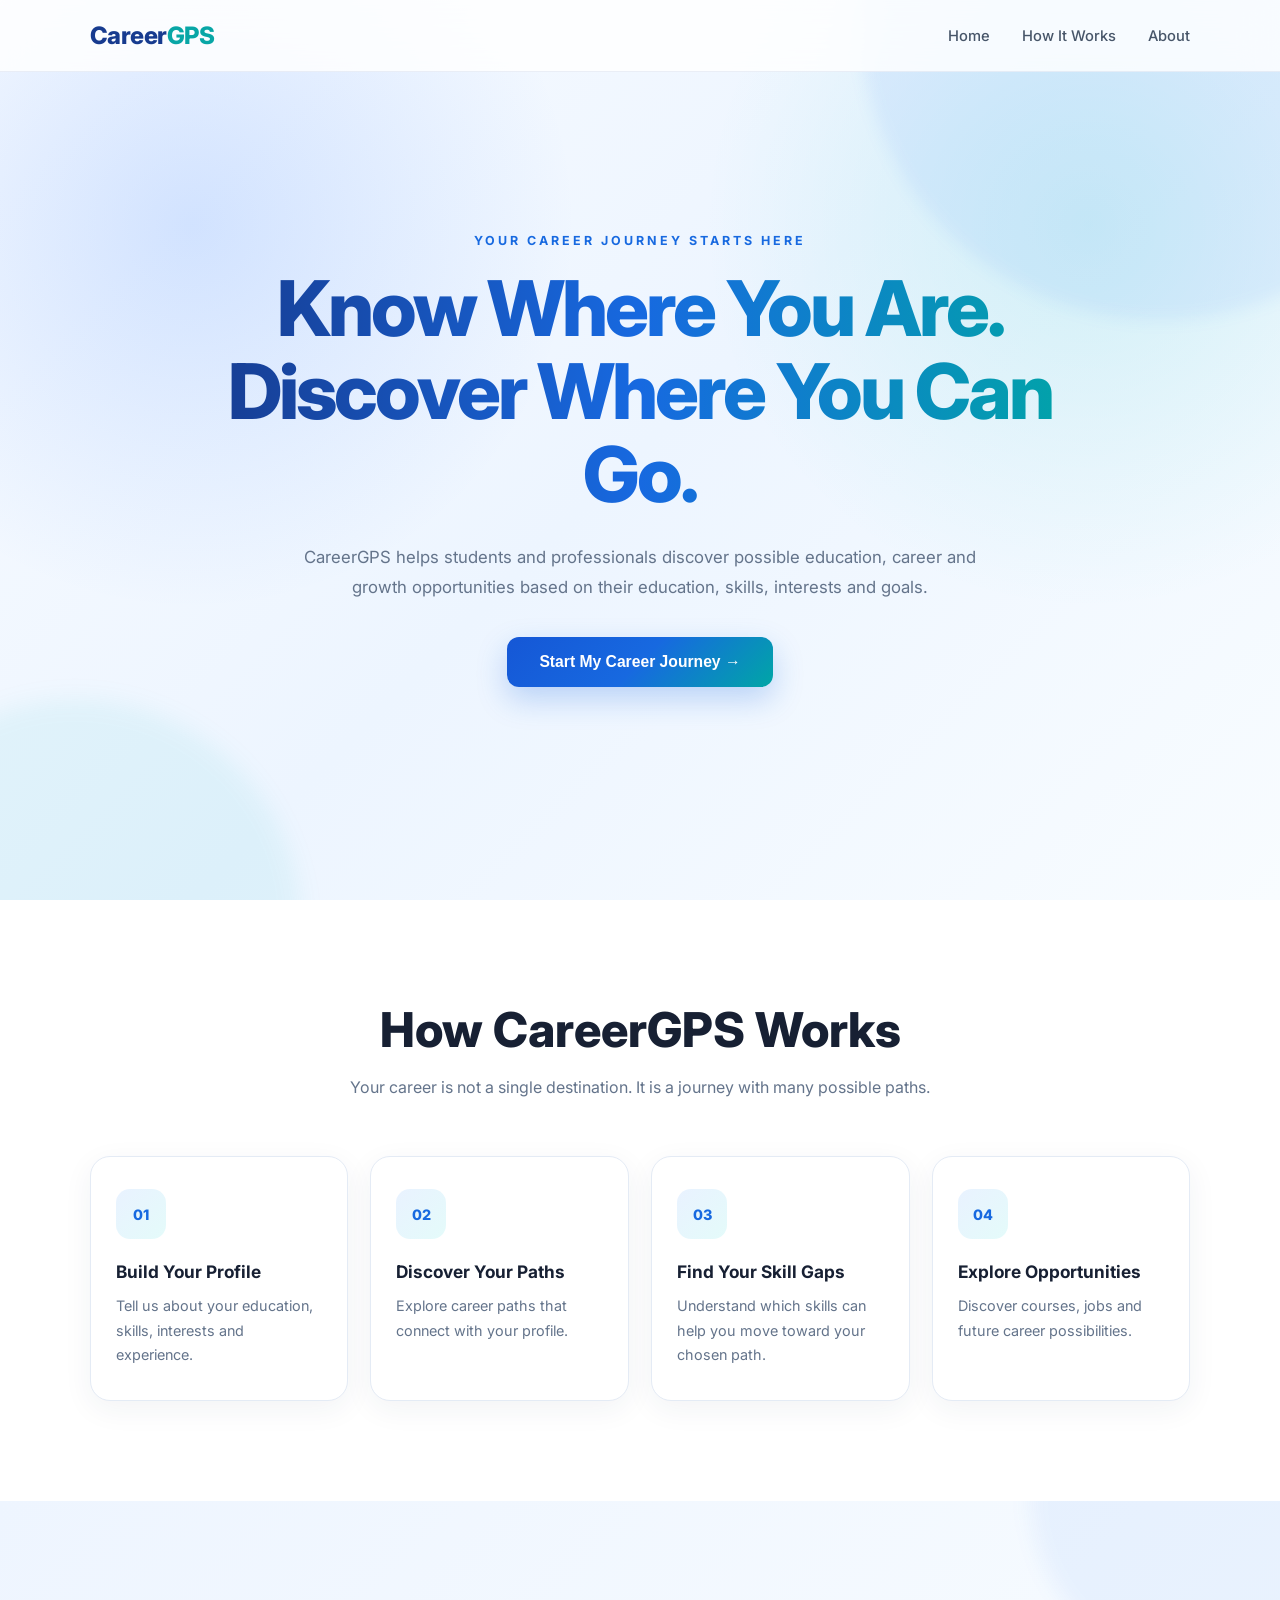
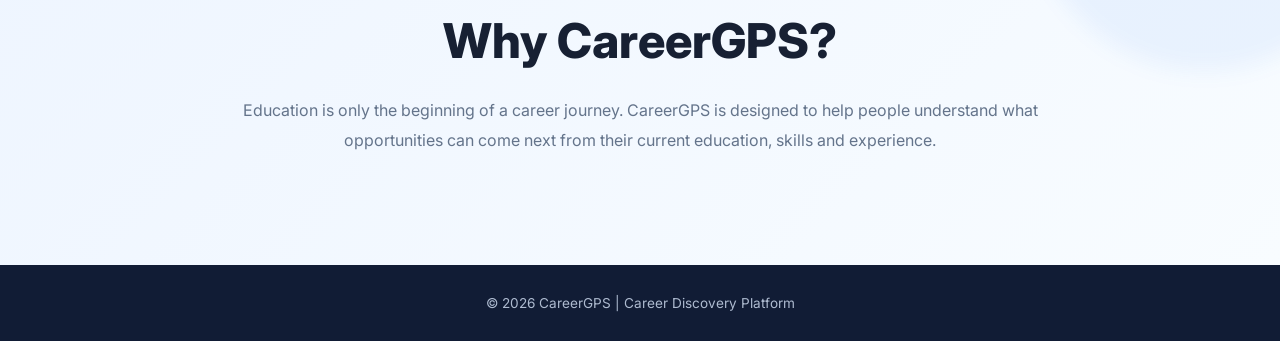
<file: index.html>
<!DOCTYPE html>
<html lang="en">

<head>
    <meta charset="UTF-8">
    <meta name="viewport" content="width=device-width, initial-scale=1.0">

    <title>CareerGPS - Discover Your Career Path</title>

    <link rel="stylesheet" href="style.css">
</head>

<body>

    <!-- Navigation -->

    <header>
        <div class="logo">
            Career<span>GPS</span>
        </div>

        <nav>
            <a href="#home">Home</a>
            <a href="#how">How It Works</a>
            <a href="#about">About</a>
        </nav>
    </header>


    <!-- Hero Section -->

    <section id="home" class="hero">

        <div class="hero-content">

            <p class="small-title">
                YOUR CAREER JOURNEY STARTS HERE
            </p>

            <h1>
                Know Where You Are.
                <br>
                Discover Where You Can Go.
            </h1>

            <p class="description">
                CareerGPS helps students and professionals discover
                possible education, career and growth opportunities
                based on their education, skills, interests and goals.
            </p>

            <button onclick="startJourney()">
                Start My Career Journey →
            </button>

        </div>

    </section>


    <!-- How It Works -->

    <section id="how" class="how-section">

        <h2>How CareerGPS Works</h2>

        <p class="section-description">
            Your career is not a single destination.
            It is a journey with many possible paths.
        </p>


        <div class="steps">

            <div class="step-card">

                <div class="number">01</div>

                <h3>Build Your Profile</h3>

                <p>
                    Tell us about your education,
                    skills, interests and experience.
                </p>

            </div>


            <div class="step-card">

                <div class="number">02</div>

                <h3>Discover Your Paths</h3>

                <p>
                    Explore career paths that connect
                    with your profile.
                </p>

            </div>


            <div class="step-card">

                <div class="number">03</div>

                <h3>Find Your Skill Gaps</h3>

                <p>
                    Understand which skills can help
                    you move toward your chosen path.
                </p>

            </div>


            <div class="step-card">

                <div class="number">04</div>

                <h3>Explore Opportunities</h3>

                <p>
                    Discover courses, jobs and
                    future career possibilities.
                </p>

            </div>

        </div>

    </section>


    <!-- About -->

    <section id="about" class="about-section">

        <h2>Why CareerGPS?</h2>

        <p>
            Education is only the beginning of a career journey.
            CareerGPS is designed to help people understand
            what opportunities can come next from their current
            education, skills and experience.
        </p>

    </section>


    <footer>

        <p>
            © 2026 CareerGPS | Career Discovery Platform
        </p>

    </footer>


    <script src="script.js"></script>

</body>

</html>
</file>
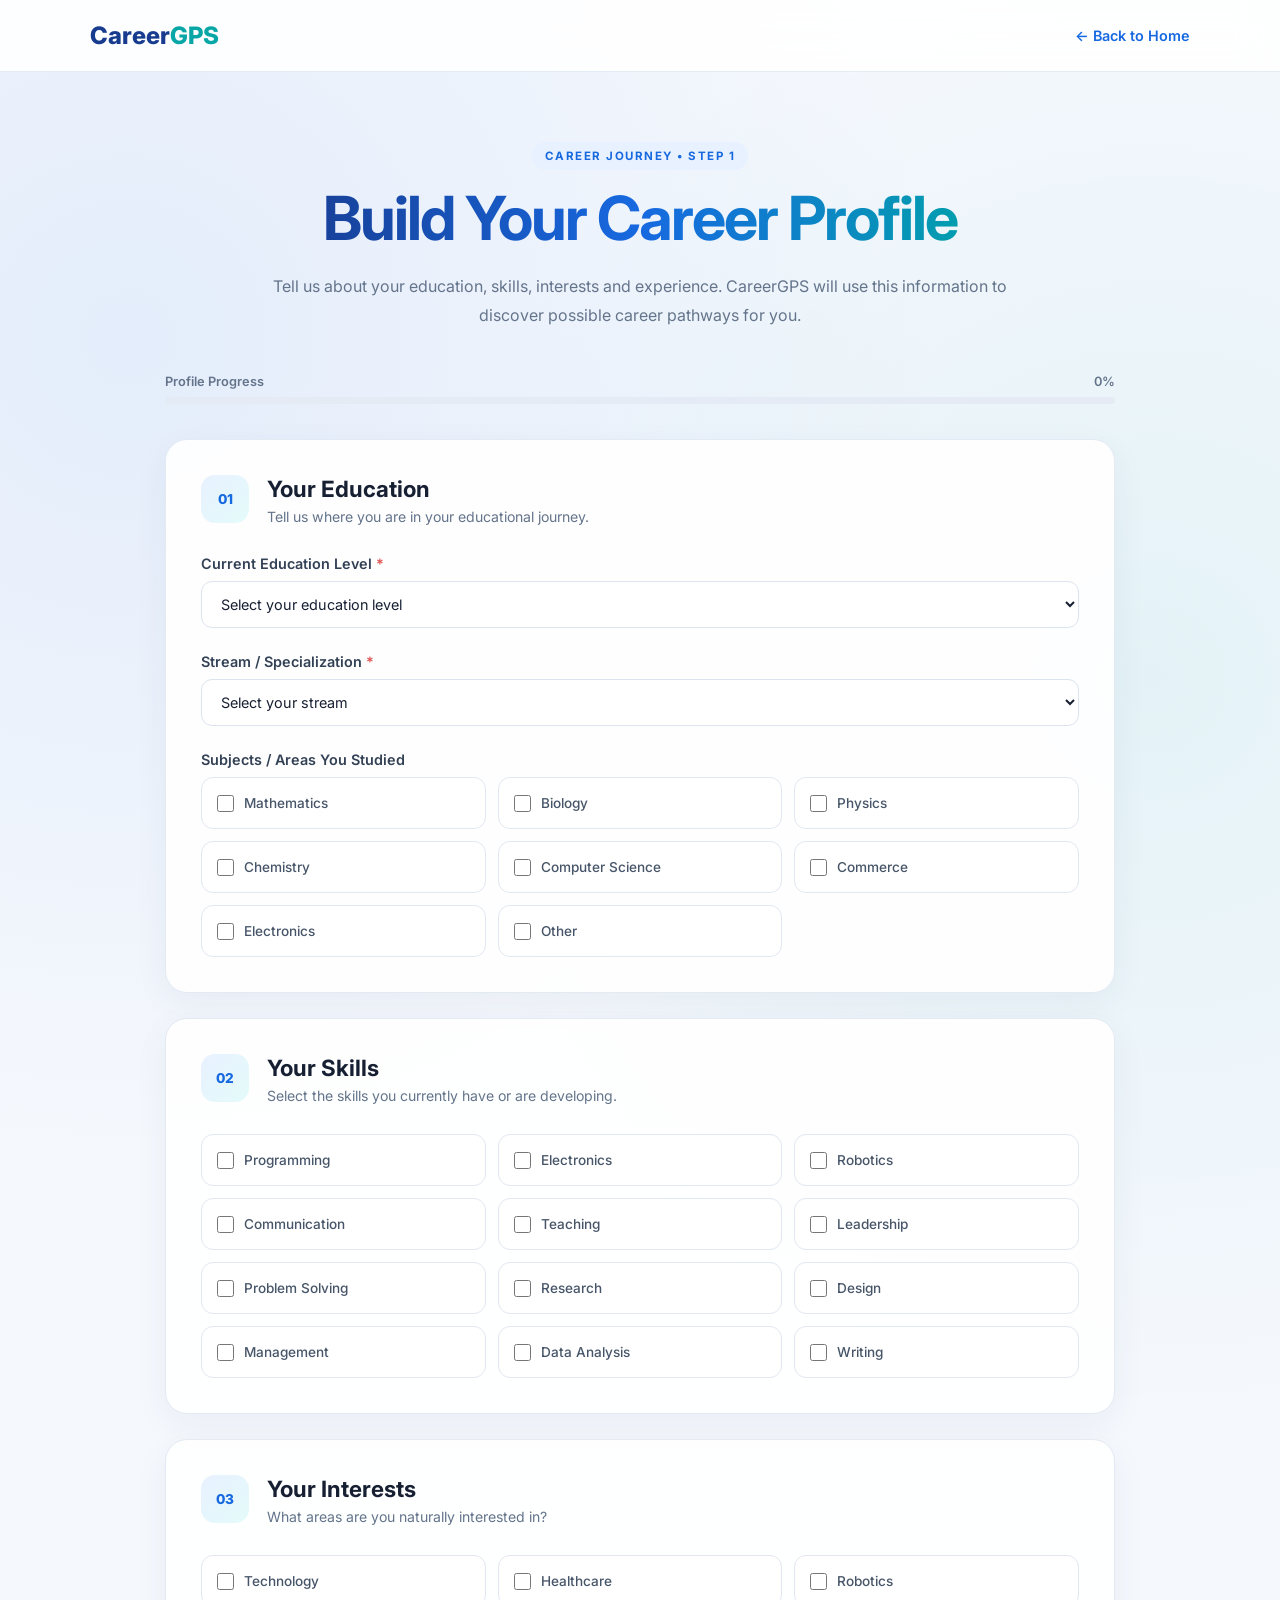
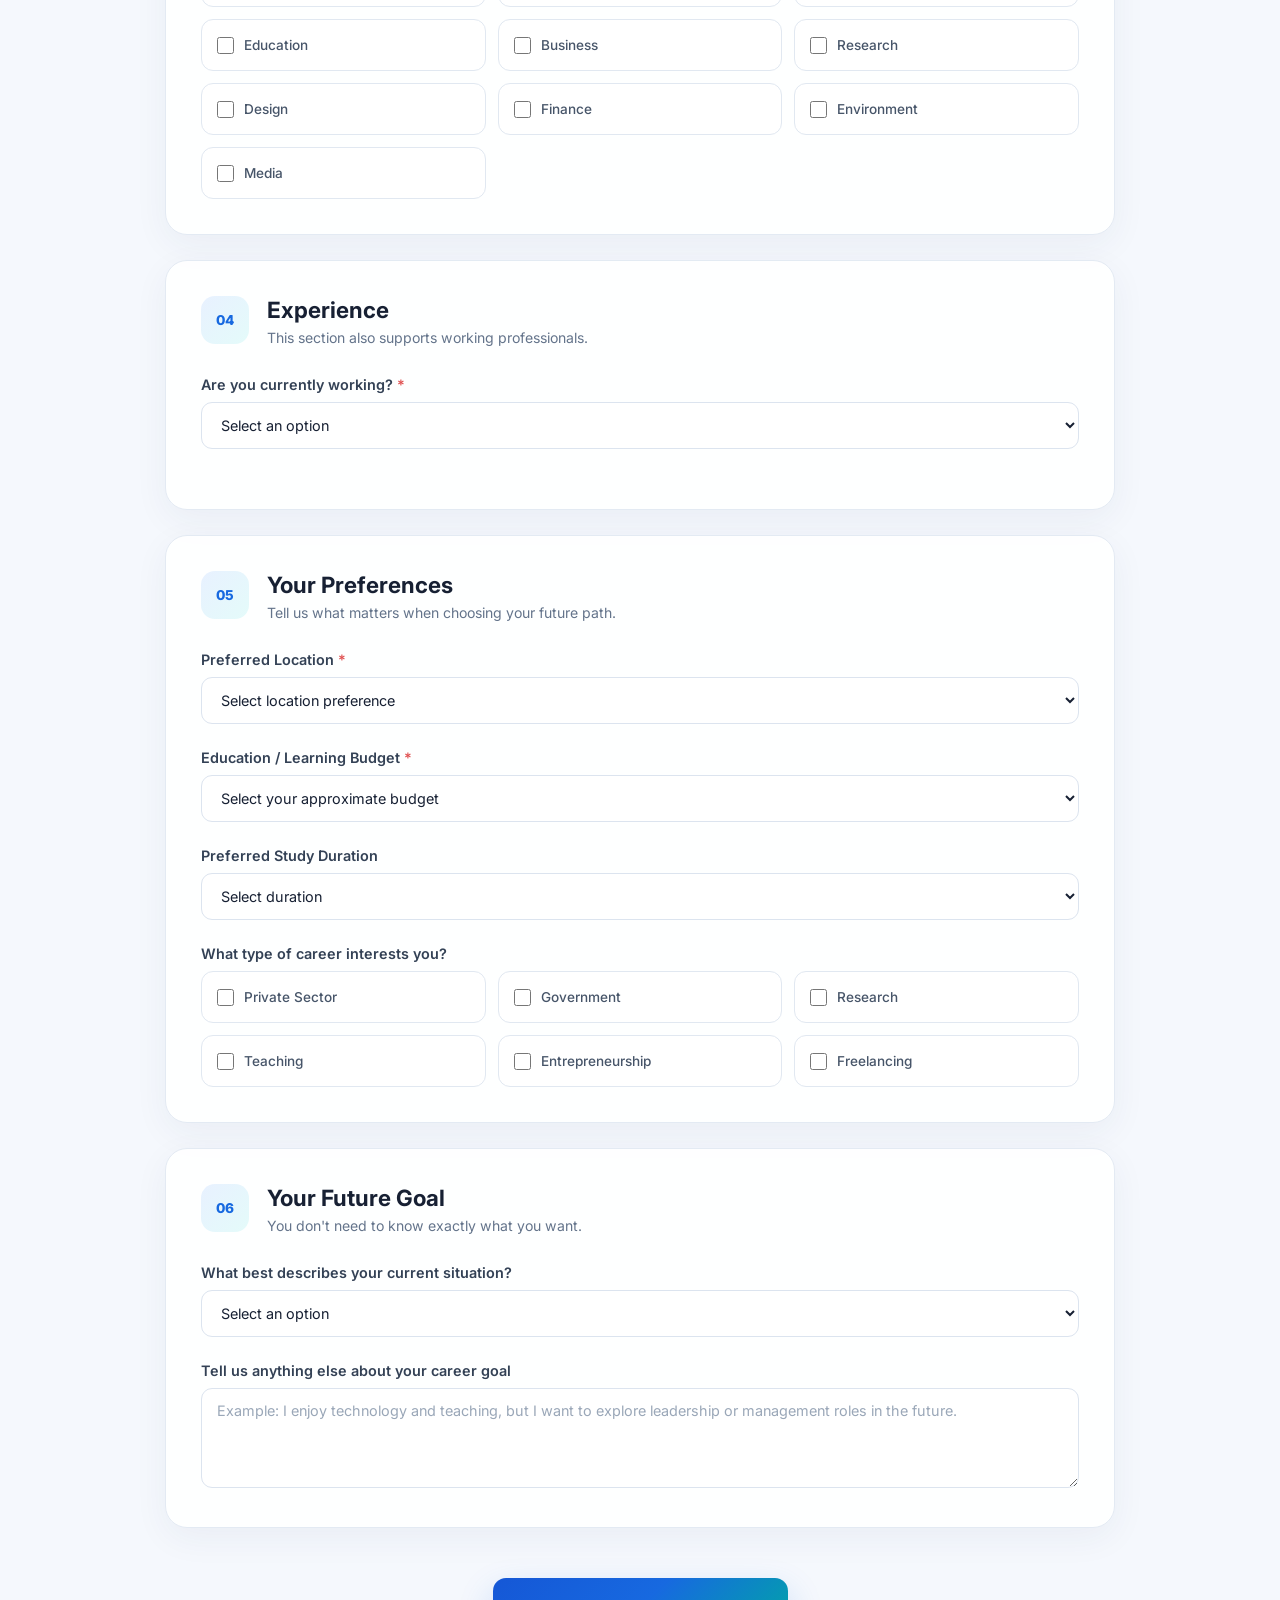
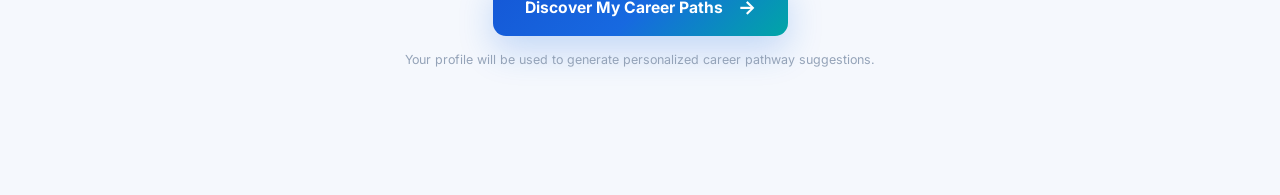
<file: career-details.html>
<!DOCTYPE html>
<html lang="en">

<head>

    <meta charset="UTF-8">

    <meta name="viewport"
          content="width=device-width, initial-scale=1.0">

    <title>CareerGPS - Career Details</title>

    <link rel="stylesheet" href="career-details.css">

</head>


<body>


    <!-- ==============================
         NAVIGATION
    =============================== -->

    <header>

        <div class="logo">
            Career<span>GPS</span>
        </div>

        <button
            class="back-button"
            onclick="goBackToResults()">

            ← Back to Career Paths

        </button>

    </header>



    <!-- ==============================
         MAIN CONTENT
    =============================== -->

    <main class="career-details-container">


        <!-- ==============================
             CAREER HERO
        ============================== -->

        <section class="career-hero">

            <div class="career-icon"
                 id="careerIcon">

                🤖

            </div>


            <div class="career-hero-content">

                <div class="section-label">
                    CAREER PATHWAY
                </div>

                <h1 id="careerName">
                    Career Name
                </h1>

                <p id="careerDescription">
                    Career description will appear here.
                </p>

            </div>

        </section>



        <!-- ==============================
             WHY THIS CAREER
        ============================== -->

        <section class="details-section">

            <div class="section-label">
                WHY THIS PATHWAY?
            </div>

            <h2>
                Why CareerGPS showed you this career
            </h2>

            <p id="careerReason">
                Your profile information connects with
                this career pathway.
            </p>

        </section>



        <!-- ==============================
             CAREER OVERVIEW
        ============================== -->

        <section class="details-section">

            <div class="section-label">
                CAREER OVERVIEW
            </div>

            <h2>
                What does this career involve?
            </h2>

            <p id="careerOverview">
                Career information will appear here.
            </p>

        </section>



        <!-- ==============================
             SKILLS
        ============================== -->

        <section class="skills-grid">


            <!-- Current Skills -->

            <div class="skill-box">

                <div class="section-label">
                    YOU ALREADY HAVE
                </div>

                <h2>
                    Matching Skills
                </h2>

                <div
                    id="currentSkills"
                    class="skill-list">

                </div>

            </div>



            <!-- Skills To Develop -->

            <div class="skill-box">

                <div class="section-label">
                    NEXT TO DEVELOP
                </div>

                <h2>
                    Skills You May Need
                </h2>

                <div
                    id="futureSkills"
                    class="skill-list">

                </div>

            </div>

        </section>



        <!-- ==============================
             SKILL GAP ANALYSIS
        =============================== -->

        <section class="skill-gap-section">

            <div class="section-label">
                SKILL GAP ANALYSIS
            </div>

            <h2>
                Your Career Skill Gap
            </h2>

            <p class="skill-gap-intro">
                CareerGPS compares your current skills with
                the skills commonly associated with this
                career pathway.
            </p>


            <!-- Skill Progress -->

            <div class="skill-progress-card">

                <div class="progress-header">

                    <div>

                        <span class="progress-label">
                            YOUR CURRENT MATCH
                        </span>

                        <h3 id="skillMatchPercentage">
                            0%
                        </h3>

                    </div>


                    <div
                        id="skillMatchMessage"
                        class="progress-message">

                        Calculating your skill match...

                    </div>

                </div>


                <div class="progress-bar">

                    <div
                        id="skillProgressBar"
                        class="progress-fill">

                    </div>

                </div>

            </div>



            <!-- Skill Gap Columns -->

            <div class="skill-gap-grid">


                <!-- Skills You Have -->

                <div class="gap-box">

                    <div class="gap-icon">
                        ✓
                    </div>

                    <div class="section-label">
                        YOU HAVE
                    </div>

                    <h3>
                        Existing Skills
                    </h3>

                    <div
                        id="gapCurrentSkills"
                        class="gap-skill-list">

                    </div>

                </div>



                <!-- Skills To Learn -->

                <div class="gap-box">

                    <div class="gap-icon">
                        +
                    </div>

                    <div class="section-label">
                        BUILD NEXT
                    </div>

                    <h3>
                        Skills To Develop
                    </h3>

                    <div
                        id="gapFutureSkills"
                        class="gap-skill-list">

                    </div>

                </div>

            </div>

        </section>



        <!-- ==============================
             RECOMMENDED LEARNING ROADMAP
        =============================== -->

        <section class="learning-roadmap-section">

            <div class="section-label">
                PERSONALIZED LEARNING
            </div>

            <h2>
                Recommended Learning Roadmap
            </h2>

            <p class="learning-roadmap-intro">
                Based on your current skill gap, CareerGPS
                suggests a learning sequence to help you
                move toward this career pathway.
            </p>


            <!-- ==============================
                 ROADMAP
            =============================== -->

            <div
                id="learningRoadmap"
                class="learning-roadmap">

                <!-- Learning steps will be
                     generated by career-details.js -->

            </div>


            <!-- ==============================
                 NEXT STEP
            =============================== -->

            <div class="learning-next-step">

                <div class="next-step-icon">
                    🚀
                </div>

                <div class="next-step-content">

                    <div class="section-label">
                        RECOMMENDED NEXT STEP
                    </div>

                    <h3 id="recommendedNextSkill">
                        Your next learning step will appear here.
                    </h3>

                    <p id="recommendedNextDescription">
                        CareerGPS will identify the next skill
                        you can focus on based on your current
                        skill gap.
                    </p>

                </div>

            </div>

        </section>



        <!-- ==============================
             ENTRY ROLES
        =============================== -->

        <section class="details-section">

            <div class="section-label">
                GETTING STARTED
            </div>

            <h2>
                Possible Entry-Level Roles
            </h2>

            <div
                id="entryRoles"
                class="role-list">

            </div>

        </section>



        <!-- ==============================
             LEARNING
        ============================== -->

        <section class="details-section">

            <div class="section-label">
                LEARNING PATH
            </div>

            <h2>
                What can you learn next?
            </h2>

            <div
                id="learningOptions"
                class="learning-list">

            </div>

        </section>



        <!-- ==============================
             CAREER JOURNEY
        ============================== -->

        <section class="journey-section">

            <div class="section-label">
                POSSIBLE CAREER JOURNEY
            </div>

            <h2>
                Where could this pathway lead?
            </h2>

            <p>
                Career progression can vary by industry,
                organization, qualifications and experience.
                This is an example pathway to explore.
            </p>


            <div
                id="careerJourney"
                class="career-journey">

            </div>

        </section>



        <!-- ==============================
             ACTION
        =============================== -->

        <section class="action-section">

            <h2>
                Want to explore another pathway?
            </h2>

            <p>
                Go back to your career recommendations
                and explore another possibility.
            </p>

            <button
                onclick="goBackToResults()"
                class="explore-button">

                Explore Other Careers →

            </button>

        </section>


    </main>



    <!-- ==============================
         FOOTER
    =============================== -->

    <footer>

        <p>
            © 2026 CareerGPS | Career Discovery Platform
        </p>

    </footer>



    <!-- ==============================
         JAVASCRIPT
    =============================== -->

    <script src="career-details.js"></script>

</body>

</html>
</file>
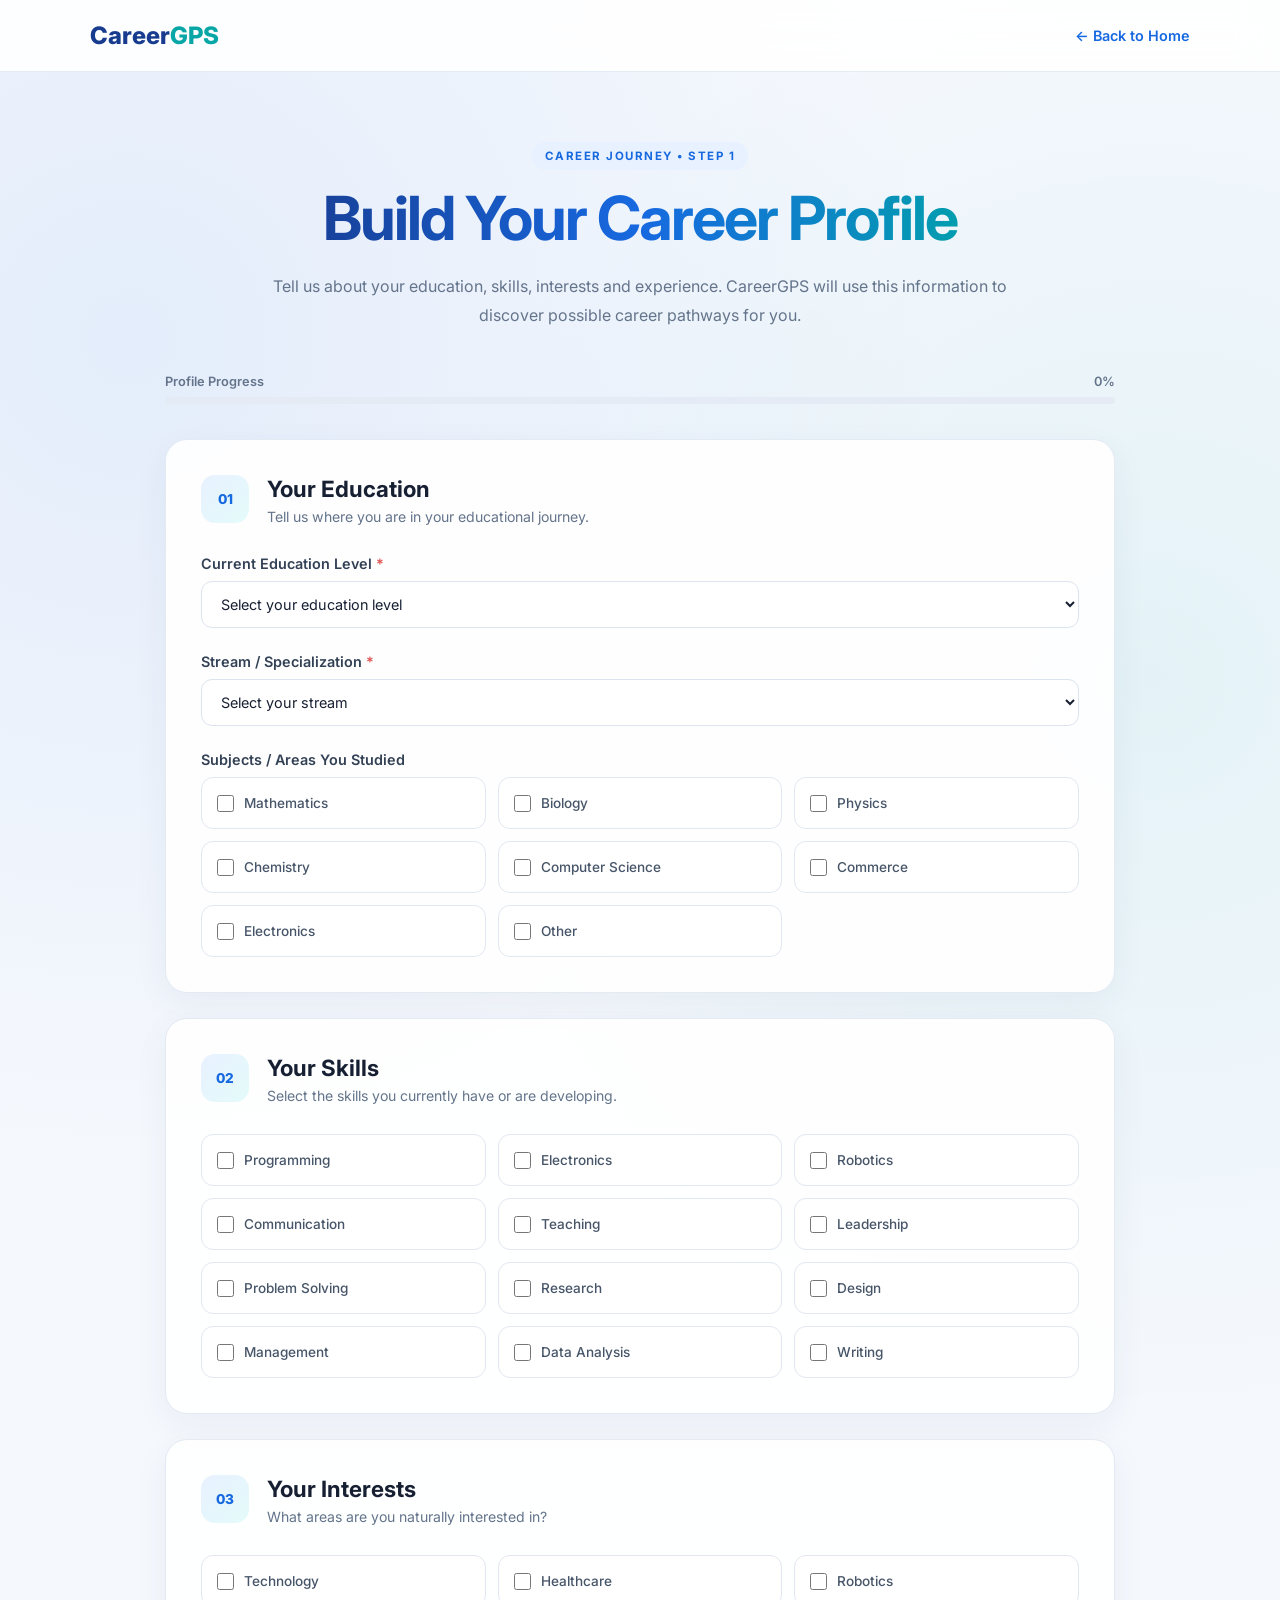
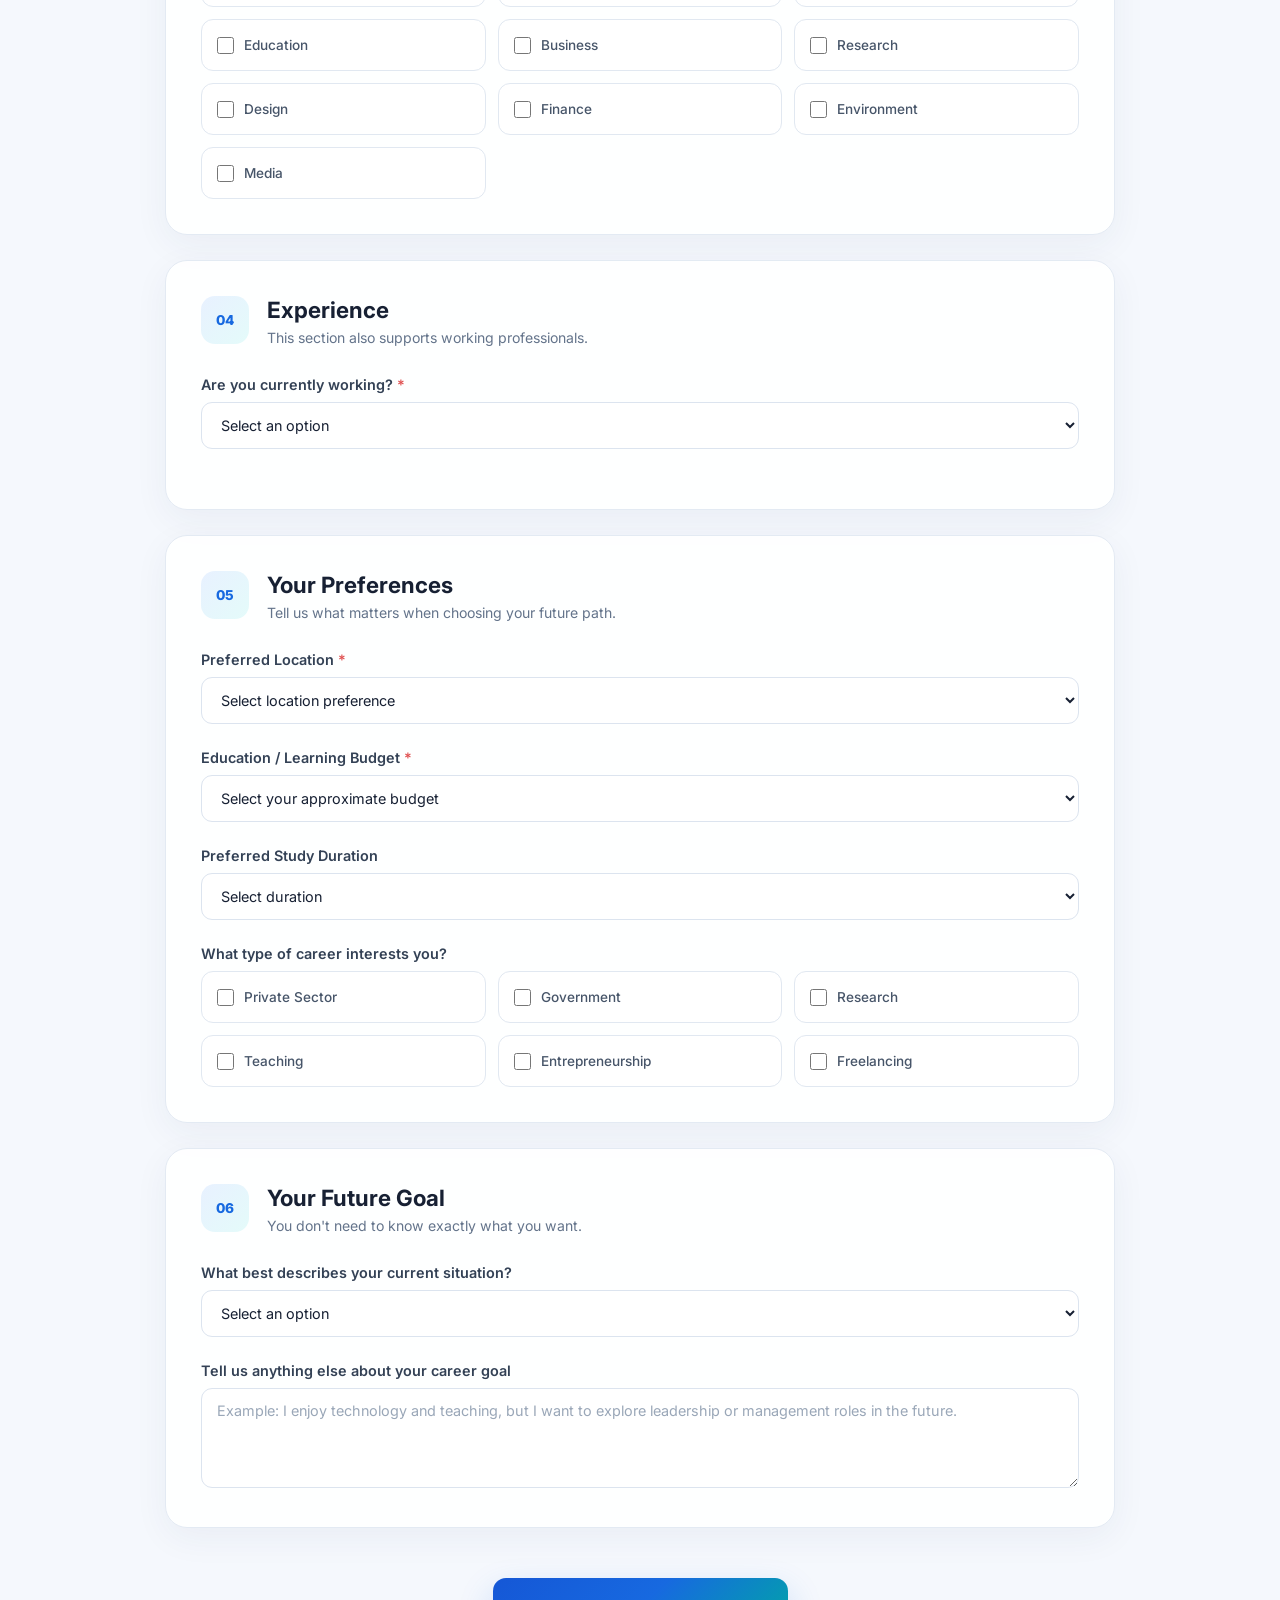
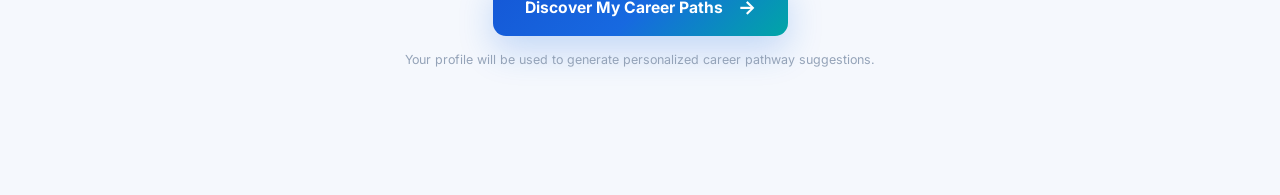
<file: profile.html>
<!DOCTYPE html>
<html lang="en">

<head>

    <meta charset="UTF-8">

    <meta name="viewport"
          content="width=device-width, initial-scale=1.0">

    <title>CareerGPS - Build Your Career Profile</title>

    <link rel="stylesheet" href="profile.css">

</head>


<body>


    <!-- ==============================
         NAVIGATION
    =============================== -->

    <header>

        <div class="logo">
            Career<span>GPS</span>
        </div>

        <a href="index.html" class="back-home">
            ← Back to Home
        </a>

    </header>



    <!-- ==============================
         MAIN PROFILE CONTAINER
    =============================== -->

    <main class="profile-container">


        <!-- Page Heading -->

        <div class="page-heading">

            <div class="step-label">
                CAREER JOURNEY • STEP 1
            </div>

            <h1>
                Build Your Career Profile
            </h1>

            <p>
                Tell us about your education, skills, interests
                and experience. CareerGPS will use this information
                to discover possible career pathways for you.
            </p>

        </div>



        <!-- Progress Bar -->

        <div class="progress-container">

            <div class="progress-info">

                <span>Profile Progress</span>

                <span id="progressText">
                    0%
                </span>

            </div>

            <div class="progress-bar">

                <div id="progressFill"></div>

            </div>

        </div>



        <!-- ==============================
             FORM
        =============================== -->

        <form id="careerForm">


            <!-- =================================
                 SECTION 1 - EDUCATION
            ================================== -->

            <section class="form-section">

                <div class="section-heading">

                    <span class="section-number">
                        01
                    </span>

                    <div>

                        <h2>
                            Your Education
                        </h2>

                        <p>
                            Tell us where you are in your educational journey.
                        </p>

                    </div>

                </div>


                <!-- Education Level -->

                <div class="form-group">

                    <label for="educationLevel">
                        Current Education Level
                        <span>*</span>
                    </label>

                    <select id="educationLevel"
                            name="educationLevel"
                            required>

                        <option value="">
                            Select your education level
                        </option>

                        <option value="10th">
                            10th / Secondary School
                        </option>

                        <option value="plus-two">
                            +2 / Higher Secondary
                        </option>

                        <option value="diploma">
                            Diploma
                        </option>

                        <option value="undergraduate">
                            Undergraduate / Bachelor's Degree
                        </option>

                        <option value="postgraduate">
                            Postgraduate / Master's Degree
                        </option>

                        <option value="phd">
                            PhD / Doctoral
                        </option>

                        <option value="working">
                            Working Professional
                        </option>

                    </select>

                </div>



                <!-- Stream -->

                <div class="form-group">

                    <label for="stream">
                        Stream / Specialization
                        <span>*</span>
                    </label>

                    <select id="stream"
                            name="stream"
                            required>

                        <option value="">
                            Select your stream
                        </option>

                        <option value="bio-maths">
                            +2 Bio-Maths
                        </option>

                        <option value="computer-science">
                            +2 Computer Science
                        </option>

                        <option value="commerce">
                            Commerce
                        </option>

                        <option value="humanities">
                            Humanities / Arts
                        </option>

                        <option value="science">
                            Science
                        </option>

                        <option value="engineering">
                            Engineering
                        </option>

                        <option value="electronics">
                            Electronics
                        </option>

                        <option value="computer-science-degree">
                            Computer Science / IT
                        </option>

                        <option value="business">
                            Business / Management
                        </option>

                        <option value="biology">
                            Biology / Life Science
                        </option>

                        <option value="other">
                            Other
                        </option>

                    </select>

                </div>



                <!-- Subjects -->

                <div class="form-group">

                    <label>
                        Subjects / Areas You Studied
                    </label>

                    <div class="checkbox-grid">

                        <label class="checkbox-card">

                            <input type="checkbox"
                                   name="subjects"
                                   value="Mathematics">

                            <span>
                                Mathematics
                            </span>

                        </label>


                        <label class="checkbox-card">

                            <input type="checkbox"
                                   name="subjects"
                                   value="Biology">

                            <span>
                                Biology
                            </span>

                        </label>


                        <label class="checkbox-card">

                            <input type="checkbox"
                                   name="subjects"
                                   value="Physics">

                            <span>
                                Physics
                            </span>

                        </label>


                        <label class="checkbox-card">

                            <input type="checkbox"
                                   name="subjects"
                                   value="Chemistry">

                            <span>
                                Chemistry
                            </span>

                        </label>


                        <label class="checkbox-card">

                            <input type="checkbox"
                                   name="subjects"
                                   value="Computer Science">

                            <span>
                                Computer Science
                            </span>

                        </label>


                        <label class="checkbox-card">

                            <input type="checkbox"
                                   name="subjects"
                                   value="Commerce">

                            <span>
                                Commerce
                            </span>

                        </label>


                        <label class="checkbox-card">

                            <input type="checkbox"
                                   name="subjects"
                                   value="Electronics">

                            <span>
                                Electronics
                            </span>

                        </label>


                        <label class="checkbox-card">

                            <input type="checkbox"
                                   name="subjects"
                                   value="Other">

                            <span>
                                Other
                            </span>

                        </label>

                    </div>

                </div>

            </section>



            <!-- =================================
                 SECTION 2 - SKILLS
            ================================== -->

            <section class="form-section">

                <div class="section-heading">

                    <span class="section-number">
                        02
                    </span>

                    <div>

                        <h2>
                            Your Skills
                        </h2>

                        <p>
                            Select the skills you currently have or are developing.
                        </p>

                    </div>

                </div>


                <div class="checkbox-grid">

                    <label class="checkbox-card">

                        <input type="checkbox"
                               name="skills"
                               value="Programming">

                        <span>Programming</span>

                    </label>


                    <label class="checkbox-card">

                        <input type="checkbox"
                               name="skills"
                               value="Electronics">

                        <span>Electronics</span>

                    </label>


                    <label class="checkbox-card">

                        <input type="checkbox"
                               name="skills"
                               value="Robotics">

                        <span>Robotics</span>

                    </label>


                    <label class="checkbox-card">

                        <input type="checkbox"
                               name="skills"
                               value="Communication">

                        <span>Communication</span>

                    </label>


                    <label class="checkbox-card">

                        <input type="checkbox"
                               name="skills"
                               value="Teaching">

                        <span>Teaching</span>

                    </label>


                    <label class="checkbox-card">

                        <input type="checkbox"
                               name="skills"
                               value="Leadership">

                        <span>Leadership</span>

                    </label>


                    <label class="checkbox-card">

                        <input type="checkbox"
                               name="skills"
                               value="Problem Solving">

                        <span>Problem Solving</span>

                    </label>


                    <label class="checkbox-card">

                        <input type="checkbox"
                               name="skills"
                               value="Research">

                        <span>Research</span>

                    </label>


                    <label class="checkbox-card">

                        <input type="checkbox"
                               name="skills"
                               value="Design">

                        <span>Design</span>

                    </label>


                    <label class="checkbox-card">

                        <input type="checkbox"
                               name="skills"
                               value="Management">

                        <span>Management</span>

                    </label>


                    <label class="checkbox-card">

                        <input type="checkbox"
                               name="skills"
                               value="Data Analysis">

                        <span>Data Analysis</span>

                    </label>


                    <label class="checkbox-card">

                        <input type="checkbox"
                               name="skills"
                               value="Writing">

                        <span>Writing</span>

                    </label>

                </div>

            </section>



            <!-- =================================
                 SECTION 3 - INTERESTS
            ================================== -->

            <section class="form-section">

                <div class="section-heading">

                    <span class="section-number">
                        03
                    </span>

                    <div>

                        <h2>
                            Your Interests
                        </h2>

                        <p>
                            What areas are you naturally interested in?
                        </p>

                    </div>

                </div>


                <div class="checkbox-grid">

                    <label class="checkbox-card">

                        <input type="checkbox"
                               name="interests"
                               value="Technology">

                        <span>Technology</span>

                    </label>


                    <label class="checkbox-card">

                        <input type="checkbox"
                               name="interests"
                               value="Healthcare">

                        <span>Healthcare</span>

                    </label>


                    <label class="checkbox-card">

                        <input type="checkbox"
                               name="interests"
                               value="Robotics">

                        <span>Robotics</span>

                    </label>


                    <label class="checkbox-card">

                        <input type="checkbox"
                               name="interests"
                               value="Education">

                        <span>Education</span>

                    </label>


                    <label class="checkbox-card">

                        <input type="checkbox"
                               name="interests"
                               value="Business">

                        <span>Business</span>

                    </label>


                    <label class="checkbox-card">

                        <input type="checkbox"
                               name="interests"
                               value="Research">

                        <span>Research</span>

                    </label>


                    <label class="checkbox-card">

                        <input type="checkbox"
                               name="interests"
                               value="Design">

                        <span>Design</span>

                    </label>


                    <label class="checkbox-card">

                        <input type="checkbox"
                               name="interests"
                               value="Finance">

                        <span>Finance</span>

                    </label>


                    <label class="checkbox-card">

                        <input type="checkbox"
                               name="interests"
                               value="Environment">

                        <span>Environment</span>

                    </label>


                    <label class="checkbox-card">

                        <input type="checkbox"
                               name="interests"
                               value="Media">

                        <span>Media</span>

                    </label>

                </div>

            </section>



            <!-- =================================
                 SECTION 4 - EXPERIENCE
            ================================== -->

            <section class="form-section">

                <div class="section-heading">

                    <span class="section-number">
                        04
                    </span>

                    <div>

                        <h2>
                            Experience
                        </h2>

                        <p>
                            This section also supports working professionals.
                        </p>

                    </div>

                </div>


                <!-- Currently Working -->

                <div class="form-group">

                    <label for="workingStatus">
                        Are you currently working?
                        <span>*</span>
                    </label>

                    <select id="workingStatus"
                            name="workingStatus"
                            required>

                        <option value="">
                            Select an option
                        </option>

                        <option value="no">
                            No, I am a student / currently not working
                        </option>

                        <option value="yes">
                            Yes, I am currently working
                        </option>

                    </select>

                </div>



                <!-- Current Job -->

                <div id="professionalFields"
                     class="professional-fields hidden">

                    <div class="form-group">

                        <label for="currentJob">
                            Current Job / Role
                        </label>

                        <input
                            type="text"
                            id="currentJob"
                            name="currentJob"
                            placeholder="Example: Robotics Trainer">

                    </div>


                    <div class="form-group">

                        <label for="experienceYears">
                            Years of Experience
                        </label>

                        <select id="experienceYears"
                                name="experienceYears">

                            <option value="">
                                Select experience
                            </option>

                            <option value="less-than-1">
                                Less than 1 year
                            </option>

                            <option value="1-2">
                                1–2 years
                            </option>

                            <option value="2-5">
                                2–5 years
                            </option>

                            <option value="5-10">
                                5–10 years
                            </option>

                            <option value="10+">
                                More than 10 years
                            </option>

                        </select>

                    </div>


                    <div class="form-group">

                        <label for="responsibilities">
                            What do you currently do?
                        </label>

                        <textarea
                            id="responsibilities"
                            name="responsibilities"
                            rows="4"
                            placeholder="Example: Teach robotics, coordinate school programs, communicate with teachers and manage student activities."></textarea>

                    </div>

                </div>

            </section>



            <!-- =================================
                 SECTION 5 - PREFERENCES
            ================================== -->

            <section class="form-section">

                <div class="section-heading">

                    <span class="section-number">
                        05
                    </span>

                    <div>

                        <h2>
                            Your Preferences
                        </h2>

                        <p>
                            Tell us what matters when choosing your future path.
                        </p>

                    </div>

                </div>


                <!-- Location -->

                <div class="form-group">

                    <label for="location">
                        Preferred Location
                        <span>*</span>
                    </label>

                    <select id="location"
                            name="location"
                            required>

                        <option value="">
                            Select location preference
                        </option>

                        <option value="local">
                            Near my locality
                        </option>

                        <option value="kerala">
                            Kerala
                        </option>

                        <option value="india">
                            Anywhere in India
                        </option>

                        <option value="abroad">
                            Abroad
                        </option>

                        <option value="anywhere">
                            No specific preference
                        </option>

                    </select>

                </div>



                <!-- Budget -->

                <div class="form-group">

                    <label for="budget">
                        Education / Learning Budget
                        <span>*</span>
                    </label>

                    <select id="budget"
                            name="budget"
                            required>

                        <option value="">
                            Select your approximate budget
                        </option>

                        <option value="below-50000">
                            Below ₹50,000
                        </option>

                        <option value="50000-100000">
                            ₹50,000 – ₹1 Lakh
                        </option>

                        <option value="100000-200000">
                            ₹1 – ₹2 Lakhs
                        </option>

                        <option value="200000-500000">
                            ₹2 – ₹5 Lakhs
                        </option>

                        <option value="above-500000">
                            Above ₹5 Lakhs
                        </option>

                        <option value="scholarship">
                            Prefer scholarship / financial aid
                        </option>

                        <option value="not-sure">
                            Not sure
                        </option>

                    </select>

                </div>



                <!-- Study Duration -->

                <div class="form-group">

                    <label for="duration">
                        Preferred Study Duration
                    </label>

                    <select id="duration"
                            name="duration">

                        <option value="">
                            Select duration
                        </option>

                        <option value="short">
                            Short course / certification
                        </option>

                        <option value="1-2-years">
                            1–2 years
                        </option>

                        <option value="3-years">
                            Around 3 years
                        </option>

                        <option value="4-years">
                            Around 4 years
                        </option>

                        <option value="5-plus">
                            5+ years
                        </option>

                        <option value="any">
                            No preference
                        </option>

                    </select>

                </div>



                <!-- Career Preferences -->

                <div class="form-group">

                    <label>
                        What type of career interests you?
                    </label>

                    <div class="checkbox-grid">

                        <label class="checkbox-card">

                            <input type="checkbox"
                                   name="careerPreferences"
                                   value="Private Sector">

                            <span>Private Sector</span>

                        </label>


                        <label class="checkbox-card">

                            <input type="checkbox"
                                   name="careerPreferences"
                                   value="Government">

                            <span>Government</span>

                        </label>


                        <label class="checkbox-card">

                            <input type="checkbox"
                                   name="careerPreferences"
                                   value="Research">

                            <span>Research</span>

                        </label>


                        <label class="checkbox-card">

                            <input type="checkbox"
                                   name="careerPreferences"
                                   value="Teaching">

                            <span>Teaching</span>

                        </label>


                        <label class="checkbox-card">

                            <input type="checkbox"
                                   name="careerPreferences"
                                   value="Entrepreneurship">

                            <span>Entrepreneurship</span>

                        </label>


                        <label class="checkbox-card">

                            <input type="checkbox"
                                   name="careerPreferences"
                                   value="Freelancing">

                            <span>Freelancing</span>

                        </label>

                    </div>

                </div>

            </section>



            <!-- =================================
                 SECTION 6 - FUTURE GOAL
            ================================== -->

            <section class="form-section">

                <div class="section-heading">

                    <span class="section-number">
                        06
                    </span>

                    <div>

                        <h2>
                            Your Future Goal
                        </h2>

                        <p>
                            You don't need to know exactly what you want.
                        </p>

                    </div>

                </div>


                <div class="form-group">

                    <label for="careerGoal">
                        What best describes your current situation?
                    </label>

                    <select id="careerGoal"
                            name="careerGoal">

                        <option value="">
                            Select an option
                        </option>

                        <option value="explore">
                            I want to explore different careers
                        </option>

                        <option value="choose">
                            I need help choosing a career
                        </option>

                        <option value="higher-study">
                            I want to continue higher studies
                        </option>

                        <option value="job">
                            I want to find a job
                        </option>

                        <option value="career-change">
                            I want to change my career
                        </option>

                        <option value="career-growth">
                            I want to grow in my current career
                        </option>

                        <option value="entrepreneur">
                            I want to start something of my own
                        </option>

                    </select>

                </div>


                <div class="form-group">

                    <label for="careerDream">
                        Tell us anything else about your career goal
                    </label>

                    <textarea
                        id="careerDream"
                        name="careerDream"
                        rows="4"
                        placeholder="Example: I enjoy technology and teaching, but I want to explore leadership or management roles in the future."></textarea>

                </div>

            </section>



            <!-- =================================
                 SUBMIT
            ================================== -->

            <div class="submit-area">

                <button
                    type="submit"
                    class="discover-button">

                    Discover My Career Paths
                    <span>→</span>

                </button>

                <p>
                    Your profile will be used to generate
                    personalized career pathway suggestions.
                </p>

            </div>


        </form>

    </main>



    <script src="profile.js"></script>

</body>

</html>
</file>
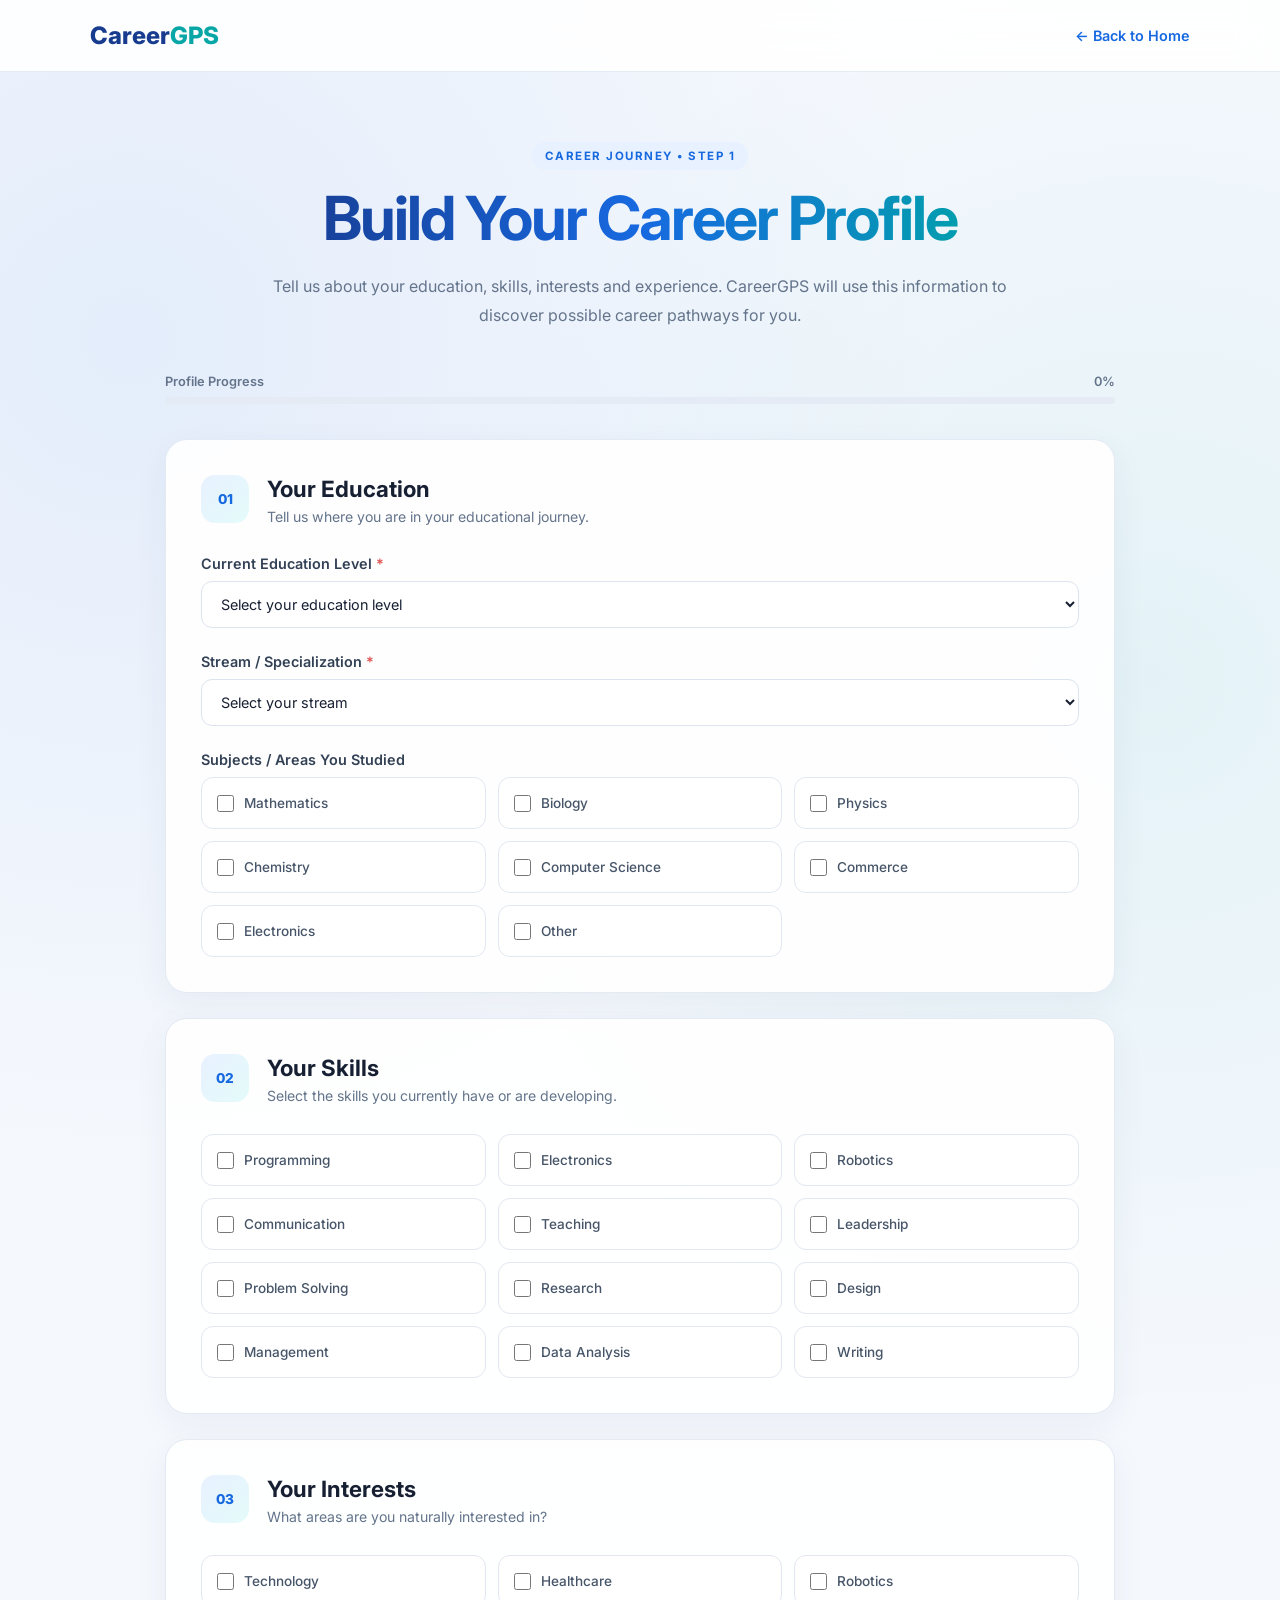
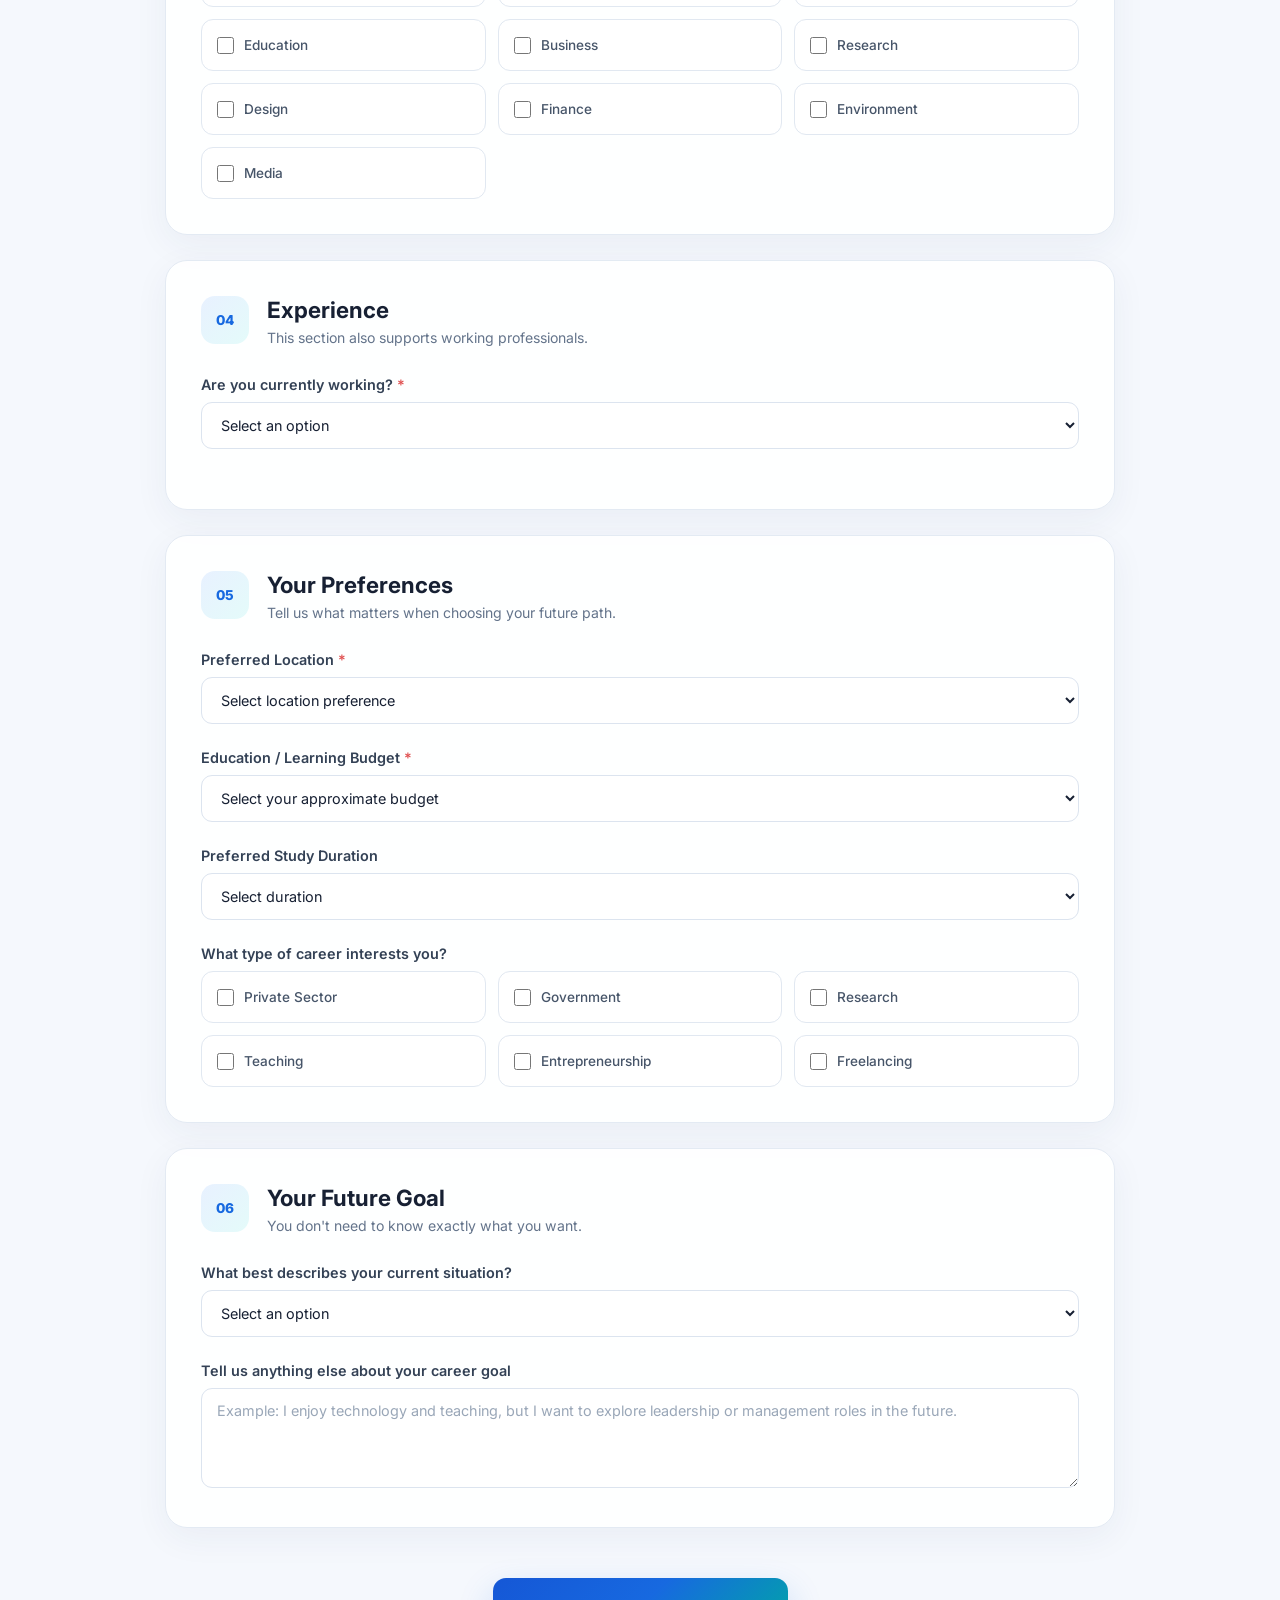
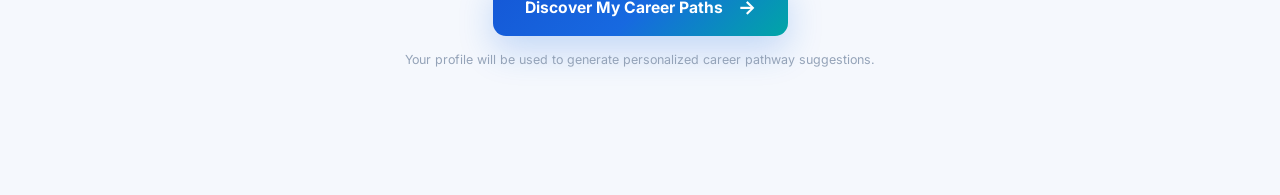
<file: results.html>
<!DOCTYPE html>
<html lang="en">

<head>

    <meta charset="UTF-8">

    <meta name="viewport"
          content="width=device-width, initial-scale=1.0">

    <title>CareerGPS - Your Career Paths</title>

    <link rel="stylesheet" href="results.css">

</head>


<body>


    <!-- ==============================
         NAVIGATION
    =============================== -->

    <header>

        <div class="logo">
            Career<span>GPS</span>
        </div>

        <div class="nav-actions">

            <button
                onclick="goBackToProfile()"
                class="edit-profile">

                ✎ Edit Profile

            </button>

            <button
                onclick="startOver()"
                class="start-over">

                Start Over

            </button>

        </div>

    </header>



    <!-- ==============================
         MAIN
    =============================== -->

    <main class="results-container">


        <!-- ==============================
             WELCOME
        =============================== -->

        <section class="welcome-section">

            <div class="welcome-label">
                YOUR CAREER GPS
            </div>

            <h1>
                Your Possible Career Paths
            </h1>

            <p id="welcomeText">

                Based on your profile, here are some
                career directions you can explore.

            </p>

        </section>



        <!-- ==============================
             PROFILE SUMMARY
        =============================== -->

        <section class="profile-summary">

            <div class="summary-title">

                <h2>
                    Your Profile Snapshot
                </h2>

                <p>
                    The information CareerGPS used
                    to understand your current position.
                </p>

            </div>


            <div class="summary-grid">


                <div class="summary-card">

                    <span class="summary-icon">
                        🎓
                    </span>

                    <div>

                        <small>
                            Education
                        </small>

                        <strong id="summaryEducation">
                            -
                        </strong>

                    </div>

                </div>



                <div class="summary-card">

                    <span class="summary-icon">
                        💼
                    </span>

                    <div>

                        <small>
                            Current Role
                        </small>

                        <strong id="summaryRole">
                            -
                        </strong>

                    </div>

                </div>



                <div class="summary-card">

                    <span class="summary-icon">
                        🧠
                    </span>

                    <div>

                        <small>
                            Skills
                        </small>

                        <strong id="summarySkills">
                            -
                        </strong>

                    </div>

                </div>



                <div class="summary-card">

                    <span class="summary-icon">
                        📍
                    </span>

                    <div>

                        <small>
                            Location
                        </small>

                        <strong id="summaryLocation">
                            -
                        </strong>

                    </div>

                </div>

            </div>

        </section>



        <!-- ==============================
             CAREER PATHS
        =============================== -->

        <section class="career-section">


            <div class="section-header">

                <div>

                    <div class="section-label">
                        DISCOVER
                    </div>

                    <h2>
                        Career Pathways You Can Explore
                    </h2>

                </div>

                <span
                    id="careerCount"
                    class="career-count">

                    0 paths

                </span>

            </div>


            <div
                id="careerResults"
                class="career-results">

                <!-- Career cards will be
                     created by JavaScript -->

            </div>


        </section>



        <!-- ==============================
             YOUR SKILLS
        =============================== -->

        <section class="skills-section">


            <div class="section-header">

                <div>

                    <div class="section-label">
                        SKILL ANALYSIS
                    </div>

                    <h2>
                        Your Current Skills
                    </h2>

                </div>

            </div>


            <div
                id="skillsContainer"
                class="skills-container">

            </div>


        </section>



        <!-- ==============================
             NEXT STEP
        =============================== -->

        <section class="next-section">

            <div>

                <div class="section-label">
                    WHAT'S NEXT?
                </div>

                <h2>
                    Your career journey is just beginning.
                </h2>

                <p>
                    Explore the suggested pathways and identify
                    the skills and experiences that can help you
                    move toward your next career goal.
                </p>

            </div>


            <button
                onclick="goBackToProfile()"
                class="next-button">

                Refine My Profile →
                
            </button>

        </section>


    </main>



    <footer>

        <p>
            © 2026 CareerGPS | Career Discovery Platform
        </p>

    </footer>



    <script src="results.js"></script>

</body>

</html>
</file>
<file: style.css>
/* =====================================================
   CAREERGPS - PROFESSIONAL MODERN DESIGN
   ===================================================== */

/* Google Font */
@import url('https://fonts.googleapis.com/css2?family=Inter:wght@400;500;600;700;800&display=swap');


/* =====================================================
   BASIC RESET
   ===================================================== */

* {
    margin: 0;
    padding: 0;
    box-sizing: border-box;
}

html {
    scroll-behavior: smooth;
}

body {
    font-family: 'Inter', sans-serif;
    color: #172033;
    background: #f7faff;
    overflow-x: hidden;
}


/* =====================================================
   HEADER / NAVIGATION
   ===================================================== */

header {
    position: fixed;
    top: 0;
    left: 0;

    width: 100%;
    height: 72px;

    display: flex;
    align-items: center;
    justify-content: space-between;

    padding: 0 7%;

    background: rgba(255, 255, 255, 0.82);
    backdrop-filter: blur(18px);
    -webkit-backdrop-filter: blur(18px);

    border-bottom: 1px solid rgba(23, 59, 143, 0.08);

    z-index: 1000;
}


/* Logo */

.logo {
    font-size: 1.5rem;
    font-weight: 800;
    letter-spacing: -0.5px;
    color: #173b8f;
}

.logo span {
    color: #08a6a6;
}


/* Navigation */

nav {
    display: flex;
    align-items: center;
    gap: 32px;
}

nav a {
    position: relative;

    text-decoration: none;

    color: #475569;

    font-size: 0.92rem;
    font-weight: 500;

    transition: 0.3s ease;
}

nav a:hover {
    color: #1769e0;
}

nav a::after {
    content: "";

    position: absolute;

    left: 0;
    bottom: -7px;

    width: 0;
    height: 2px;

    background: #1769e0;

    transition: width 0.3s ease;
}

nav a:hover::after {
    width: 100%;
}


/* =====================================================
   HERO SECTION
   ===================================================== */

.hero {
    position: relative;

    min-height: 100vh;

    display: flex;
    align-items: center;
    justify-content: center;

    padding: 120px 7% 100px;

    text-align: center;

    overflow: hidden;

    background:
        radial-gradient(
            circle at 15% 25%,
            rgba(30, 110, 255, 0.16),
            transparent 30%
        ),

        radial-gradient(
            circle at 85% 25%,
            rgba(0, 190, 190, 0.13),
            transparent 30%
        ),

        linear-gradient(
            135deg,
            #f8fbff 0%,
            #edf5ff 50%,
            #f8fcff 100%
        );
}


/* Large glowing circle */

.hero::before {
    content: "";

    position: absolute;

    width: 600px;
    height: 600px;

    border-radius: 50%;

    top: -280px;
    right: -180px;

    background: rgba(37, 108, 255, 0.07);

    filter: blur(8px);

    animation: floatingGlow 8s ease-in-out infinite;
}


/* Bottom glowing circle */

.hero::after {
    content: "";

    position: absolute;

    width: 450px;
    height: 450px;

    border-radius: 50%;

    bottom: -250px;
    left: -150px;

    background: rgba(0, 180, 180, 0.07);

    filter: blur(12px);

    animation: floatingGlow 10s ease-in-out infinite reverse;
}


/* =====================================================
   HERO CONTENT
   ===================================================== */

.hero-content {
    position: relative;

    max-width: 900px;

    z-index: 2;
}


/* Small heading */

.small-title {
    margin-bottom: 20px;

    font-size: 0.78rem;

    font-weight: 700;

    letter-spacing: 3px;

    color: #1769e0;
}


/* Main heading */

.hero h1 {
    margin-bottom: 25px;

    font-size: clamp(2.8rem, 6vw, 5rem);

    line-height: 1.08;

    font-weight: 800;

    letter-spacing: -3px;

    background: linear-gradient(
        90deg,
        #173b8f,
        #1769e0,
        #00a6a6
    );

    -webkit-background-clip: text;
    -webkit-text-fill-color: transparent;
}


/* Description */

.description {
    max-width: 700px;

    margin: 0 auto 35px;

    font-size: 1.05rem;

    line-height: 1.8;

    color: #64748b;
}


/* =====================================================
   START BUTTON
   ===================================================== */

.hero button {
    border: none;

    padding: 16px 32px;

    border-radius: 12px;

    color: white;

    font-size: 0.98rem;

    font-weight: 600;

    cursor: pointer;

    background: linear-gradient(
        135deg,
        #1557d6,
        #1769e0,
        #00a6a6
    );

    box-shadow:
        0 12px 30px rgba(23, 105, 224, 0.25);

    transition:
        transform 0.3s ease,
        box-shadow 0.3s ease;
}

.hero button:hover {
    transform: translateY(-4px);

    box-shadow:
        0 18px 40px rgba(23, 105, 224, 0.32);
}

.hero button:active {
    transform: translateY(-1px);
}


/* =====================================================
   HOW IT WORKS SECTION
   ===================================================== */

.how-section {
    position: relative;

    padding: 100px 7%;

    text-align: center;

    background: #ffffff;
}


.how-section h2 {
    margin-bottom: 15px;

    font-size: clamp(2rem, 4vw, 3rem);

    font-weight: 800;

    color: #172033;
}


.section-description {
    max-width: 650px;

    margin: 0 auto 55px;

    color: #64748b;

    line-height: 1.7;
}


/* =====================================================
   STEP CARDS
   ===================================================== */

.steps {
    max-width: 1200px;

    margin: auto;

    display: grid;

    grid-template-columns:
        repeat(4, 1fr);

    gap: 22px;
}


.step-card {
    position: relative;

    padding: 32px 25px;

    text-align: left;

    background: #ffffff;

    border: 1px solid #e4ebf5;

    border-radius: 20px;

    box-shadow:
        0 8px 30px rgba(28, 52, 84, 0.06);

    overflow: hidden;

    transition:
        transform 0.35s ease,
        box-shadow 0.35s ease,
        border-color 0.35s ease;
}


/* Top gradient line */

.step-card::before {
    content: "";

    position: absolute;

    top: 0;
    left: 0;

    width: 100%;
    height: 3px;

    background: linear-gradient(
        90deg,
        #1769e0,
        #00a6a6
    );

    transform: scaleX(0);

    transform-origin: left;

    transition: 0.35s ease;
}


.step-card:hover {
    transform: translateY(-8px);

    border-color: rgba(23, 105, 224, 0.2);

    box-shadow:
        0 20px 45px rgba(28, 52, 84, 0.11);
}


.step-card:hover::before {
    transform: scaleX(1);
}


/* Number */

.number {
    display: inline-flex;

    align-items: center;
    justify-content: center;

    width: 50px;
    height: 50px;

    margin-bottom: 22px;

    border-radius: 14px;

    color: #1769e0;

    font-size: 0.9rem;

    font-weight: 800;

    background: linear-gradient(
        135deg,
        #e9f2ff,
        #e4fbfa
    );
}


.step-card h3 {
    margin-bottom: 12px;

    font-size: 1.08rem;

    color: #172033;
}


.step-card p {
    font-size: 0.9rem;

    line-height: 1.7;

    color: #64748b;
}


/* =====================================================
   ABOUT SECTION
   ===================================================== */

.about-section {
    position: relative;

    padding: 110px 7%;

    text-align: center;

    overflow: hidden;

    background:
        linear-gradient(
            135deg,
            #eef5ff,
            #f8fcff
        );
}


.about-section::before {
    content: "";

    position: absolute;

    width: 350px;
    height: 350px;

    border-radius: 50%;

    top: -180px;
    right: -100px;

    background: rgba(23, 105, 224, 0.06);

    filter: blur(10px);
}


.about-section h2 {
    position: relative;

    margin-bottom: 25px;

    font-size: clamp(2rem, 4vw, 3rem);

    font-weight: 800;

    color: #172033;
}


.about-section p {
    position: relative;

    max-width: 800px;

    margin: auto;

    font-size: 1rem;

    line-height: 1.9;

    color: #64748b;
}


/* =====================================================
   FOOTER
   ===================================================== */

footer {
    padding: 30px 7%;

    text-align: center;

    background: #111c35;

    color: #aebbd0;

    font-size: 0.85rem;
}


/* =====================================================
   ANIMATIONS
   ===================================================== */

@keyframes floatingGlow {

    0%,
    100% {
        transform: translateY(0);
    }

    50% {
        transform: translateY(25px);
    }
}


/* =====================================================
   TABLET
   ===================================================== */

@media (max-width: 950px) {

    .steps {
        grid-template-columns:
            repeat(2, 1fr);
    }

}


/* =====================================================
   MOBILE
   ===================================================== */

@media (max-width: 700px) {

    header {
        padding: 0 5%;
    }

    nav {
        gap: 15px;
    }

    nav a {
        font-size: 0.78rem;
    }

    .hero {
        padding: 120px 6% 90px;
    }

    .hero h1 {
        letter-spacing: -2px;
    }

    .description {
        font-size: 0.95rem;
    }

    .hero button {
        width: 100%;
        max-width: 320px;
    }

    .how-section,
    .about-section {
        padding: 75px 6%;
    }

    .steps {
        grid-template-columns: 1fr;
    }

    .step-card {
        text-align: left;
    }

}


/* =====================================================
   SMALL MOBILE
   ===================================================== */

@media (max-width: 450px) {

    .logo {
        font-size: 1.25rem;
    }

    nav {
        gap: 10px;
    }

    nav a {
        font-size: 0.7rem;
    }

    .small-title {
        font-size: 0.65rem;
        letter-spacing: 2px;
    }

    .hero h1 {
        font-size: 2.7rem;
    }

}
</file>
<file: career-details.css>
@import url('https://fonts.googleapis.com/css2?family=Inter:wght@400;500;600;700;800&display=swap');


* {
    margin: 0;
    padding: 0;
    box-sizing: border-box;
}


body {
    font-family: 'Inter', sans-serif;
    background: #f5f9ff;
    color: #172033;
    line-height: 1.6;
}


/* ==============================
   HEADER
============================== */

header {
    position: sticky;
    top: 0;
    z-index: 100;

    display: flex;
    justify-content: space-between;
    align-items: center;

    padding: 18px 7%;

    background: rgba(255,255,255,0.92);

    backdrop-filter: blur(15px);

    border-bottom: 1px solid #e5edf7;
}


.logo {
    font-size: 25px;
    font-weight: 800;
    color: #1769e0;
}


.logo span {
    color: #16a6a6;
}


.back-button {
    border: none;
    background: #eef5ff;

    color: #1769e0;

    padding: 11px 18px;

    border-radius: 10px;

    font-weight: 600;

    cursor: pointer;

    transition: 0.3s;
}


.back-button:hover {
    background: #1769e0;
    color: white;
}



/* ==============================
   MAIN
============================== */

.career-details-container {
    width: min(1100px, 90%);

    margin: 50px auto 80px;
}



/* ==============================
   HERO
============================== */

.career-hero {

    display: flex;

    align-items: center;

    gap: 30px;

    padding: 45px;

    border-radius: 24px;

    background: linear-gradient(
        135deg,
        #eaf4ff,
        #efffff
    );

    border: 1px solid #dceafa;

    margin-bottom: 35px;
}


.career-icon {

    width: 100px;
    height: 100px;

    display: flex;
    align-items: center;
    justify-content: center;

    border-radius: 24px;

    background: white;

    font-size: 50px;

    box-shadow: 0 10px 30px rgba(0,0,0,0.07);

    flex-shrink: 0;
}


.section-label {

    font-size: 12px;

    font-weight: 800;

    letter-spacing: 1.5px;

    color: #1769e0;

    margin-bottom: 8px;
}


.career-hero h1 {

    font-size: clamp(30px, 5vw, 48px);

    line-height: 1.15;

    margin-bottom: 15px;
}


.career-hero p {

    color: #5d6b7d;

    max-width: 750px;

    font-size: 16px;
}



/* ==============================
   DETAILS
============================== */

.details-section {

    background: white;

    padding: 32px;

    border-radius: 18px;

    margin-bottom: 25px;

    border: 1px solid #e4ecf5;

    box-shadow: 0 8px 25px rgba(40,70,100,0.04);
}


.details-section h2,
.skill-box h2,
.journey-section h2 {

    font-size: 25px;

    margin-bottom: 12px;
}


.details-section p {

    color: #5d6b7d;

    line-height: 1.8;
}



/* ==============================
   SKILLS GRID
============================== */

.skills-grid {

    display: grid;

    grid-template-columns: 1fr 1fr;

    gap: 25px;

    margin-bottom: 25px;
}


.skill-box {

    background: white;

    padding: 30px;

    border-radius: 18px;

    border: 1px solid #e4ecf5;

    box-shadow: 0 8px 25px rgba(40,70,100,0.04);
}


.skill-list {

    display: flex;

    flex-wrap: wrap;

    gap: 10px;
}


.skill-pill {

    padding: 9px 13px;

    border-radius: 30px;

    background: #eef6ff;

    color: #1769e0;

    font-size: 13px;

    font-weight: 600;
}


.future-pill {

    background: #effaf8;

    color: #078878;
}


.empty-message {

    color: #7a8796;

    font-size: 14px;
}



/* ==============================
   SKILL GAP ANALYSIS
============================== */

.skill-gap-section {

    background: white;

    padding: 35px;

    border-radius: 22px;

    margin-bottom: 25px;

    border: 1px solid #e1eaf5;

    box-shadow: 0 10px 30px rgba(40,70,100,0.05);
}


.skill-gap-section h2 {

    font-size: 28px;

    margin-bottom: 10px;
}


.skill-gap-intro {

    color: #687688;

    max-width: 750px;

    margin-bottom: 25px;
}


/* Progress Card */

.skill-progress-card {

    background: linear-gradient(
        135deg,
        #f3f8ff,
        #effcfb
    );

    border: 1px solid #dceaf5;

    border-radius: 18px;

    padding: 25px;

    margin-bottom: 25px;
}


.progress-header {

    display: flex;

    justify-content: space-between;

    align-items: center;

    gap: 25px;

    margin-bottom: 18px;
}


.progress-label {

    font-size: 11px;

    font-weight: 800;

    letter-spacing: 1.2px;

    color: #1769e0;
}


.progress-header h3 {

    font-size: 42px;

    line-height: 1;

    margin-top: 5px;

    color: #172033;
}


.progress-message {

    max-width: 430px;

    text-align: right;

    color: #5d6b7d;

    font-size: 14px;

    line-height: 1.6;
}


.progress-bar {

    width: 100%;

    height: 12px;

    background: #dfe9f4;

    border-radius: 20px;

    overflow: hidden;
}


.progress-fill {

    width: 0%;

    height: 100%;

    border-radius: 20px;

    background: linear-gradient(
        90deg,
        #1769e0,
        #16a6a6
    );

    transition: width 1s ease;
}


/* Skill Gap Grid */

.skill-gap-grid {

    display: grid;

    grid-template-columns: 1fr 1fr;

    gap: 20px;
}


.gap-box {

    padding: 25px;

    border-radius: 17px;

    background: #f8fbff;

    border: 1px solid #e3edf7;
}


.gap-icon {

    width: 38px;

    height: 38px;

    display: flex;

    align-items: center;

    justify-content: center;

    border-radius: 12px;

    background: #eaf4ff;

    color: #1769e0;

    font-size: 20px;

    font-weight: 800;

    margin-bottom: 15px;
}


.gap-box h3 {

    font-size: 20px;

    margin-bottom: 15px;
}


.gap-skill-list {

    display: flex;

    flex-direction: column;

    gap: 9px;
}


.gap-skill-item {

    display: flex;

    align-items: center;

    gap: 9px;

    padding: 10px 12px;

    background: white;

    border-radius: 10px;

    border: 1px solid #e5edf6;

    font-size: 13px;

    font-weight: 600;
}


.gap-skill-item span {

    font-weight: 800;
}


.gap-skill-item.matched {

    color: #078878;
}


.gap-skill-item.matched span {

    color: #078878;
}


.gap-skill-item.needed {

    color: #1769e0;
}


.gap-skill-item.needed span {

    color: #1769e0;
}


.gap-skill-item.empty {

    color: #7a8796;

    font-weight: 500;
}



/* ==============================
   PERSONALIZED LEARNING ROADMAP
============================== */

.learning-roadmap-section {

    background: white;

    padding: 35px;

    border-radius: 22px;

    margin-bottom: 25px;

    border: 1px solid #e1eaf5;

    box-shadow: 0 10px 30px rgba(40,70,100,0.05);
}


.learning-roadmap-section h2 {

    font-size: 28px;

    margin-bottom: 10px;
}


.learning-roadmap-intro {

    color: #687688;

    max-width: 760px;

    margin-bottom: 35px;

    line-height: 1.8;
}


/* Roadmap Container */

.learning-roadmap {

    position: relative;

    display: flex;

    flex-direction: column;

    gap: 0;

    margin-bottom: 35px;
}


/* Individual Roadmap Step */

.roadmap-step {

    position: relative;

    display: grid;

    grid-template-columns: 55px 1fr;

    gap: 20px;

    min-height: 125px;
}


/* Number */

.roadmap-number {

    width: 48px;

    height: 48px;

    display: flex;

    align-items: center;

    justify-content: center;

    border-radius: 50%;

    background: #eef5ff;

    border: 2px solid #cfe1f8;

    color: #1769e0;

    font-size: 14px;

    font-weight: 800;

    position: relative;

    z-index: 2;
}


/* Connecting Line */

.roadmap-line {

    position: absolute;

    left: 23px;

    top: 48px;

    bottom: 0;

    width: 2px;

    background: #dce8f4;
}


.roadmap-step:last-child .roadmap-line {

    display: none;
}


/* Roadmap Content */

.roadmap-content {

    background: #f8fbff;

    border: 1px solid #e1ebf6;

    border-radius: 16px;

    padding: 20px;

    margin-bottom: 18px;

    transition: 0.3s;
}


.roadmap-content:hover {

    transform: translateY(-2px);

    box-shadow: 0 8px 22px rgba(40,70,100,0.07);

    border-color: #cbdff3;
}


.roadmap-top {

    display: flex;

    justify-content: space-between;

    align-items: center;

    gap: 15px;

    margin-bottom: 7px;
}


.roadmap-content h3 {

    font-size: 17px;

    color: #172033;
}


.roadmap-content p {

    color: #687688;

    font-size: 13px;

    line-height: 1.7;

    max-width: 750px;
}


/* Level Badge */

.roadmap-level {

    flex-shrink: 0;

    padding: 5px 10px;

    border-radius: 20px;

    background: #effaf8;

    color: #078878;

    font-size: 10px;

    font-weight: 800;

    letter-spacing: 0.5px;

    text-transform: uppercase;
}


/* Start Here Badge */

.roadmap-current {

    display: inline-block;

    margin-top: 12px;

    padding: 5px 10px;

    border-radius: 20px;

    background: #1769e0;

    color: white;

    font-size: 10px;

    font-weight: 800;

    letter-spacing: 0.8px;
}


/* Recommended Next Step */

.learning-next-step {

    display: flex;

    align-items: center;

    gap: 20px;

    padding: 24px;

    border-radius: 18px;

    background: linear-gradient(
        135deg,
        #1769e0,
        #16a6a6
    );

    color: white;
}


.next-step-icon {

    width: 55px;

    height: 55px;

    display: flex;

    align-items: center;

    justify-content: center;

    flex-shrink: 0;

    border-radius: 16px;

    background: rgba(255,255,255,0.15);

    font-size: 27px;
}


.next-step-content .section-label {

    color: rgba(255,255,255,0.75);

    margin-bottom: 5px;
}


.next-step-content h3 {

    font-size: 21px;

    margin-bottom: 5px;
}


.next-step-content p {

    color: rgba(255,255,255,0.85);

    font-size: 13px;

    line-height: 1.6;
}



/* ==============================
   ROLES
============================== */

.role-list {

    display: grid;

    grid-template-columns: repeat(2, 1fr);

    gap: 12px;

    margin-top: 20px;
}


.role-item {

    padding: 15px 18px;

    background: #f6f9fc;

    border-radius: 12px;

    font-weight: 600;

    color: #344154;
}


.role-item::before {

    content: "→";

    color: #1769e0;

    font-weight: 800;

    margin-right: 8px;
}



/* ==============================
   LEARNING
============================== */

.learning-list {

    display: grid;

    grid-template-columns: repeat(2, 1fr);

    gap: 15px;

    margin-top: 20px;
}


.learning-item {

    padding: 20px;

    background: #f7fbff;

    border: 1px solid #e2edf8;

    border-radius: 14px;
}


.learning-item h3 {

    font-size: 16px;

    margin-bottom: 5px;
}


.learning-item p {

    font-size: 13px;

    color: #6c7888;
}



/* ==============================
   CAREER JOURNEY
============================== */

.journey-section {

    padding: 35px;

    border-radius: 22px;

    margin-top: 25px;

    background: linear-gradient(
        135deg,
        #1769e0,
        #16a6a6
    );

    color: white;
}


.journey-section .section-label {

    color: rgba(255,255,255,0.8);
}


.journey-section h2 {

    margin-bottom: 10px;
}


.journey-section > p {

    color: rgba(255,255,255,0.82);

    margin-bottom: 30px;
}


.career-journey {

    display: flex;

    align-items: center;

    gap: 10px;

    overflow-x: auto;

    padding-bottom: 10px;
}


.journey-step {

    min-width: 170px;

    padding: 18px;

    background: rgba(255,255,255,0.14);

    border: 1px solid rgba(255,255,255,0.25);

    border-radius: 14px;

    text-align: center;

    font-weight: 700;
}


.journey-arrow {

    font-size: 25px;

    flex-shrink: 0;
}



/* ==============================
   ACTION
============================== */

.action-section {

    text-align: center;

    padding: 55px 20px;
}


.action-section h2 {

    font-size: 28px;

    margin-bottom: 10px;
}


.action-section p {

    color: #687688;

    margin-bottom: 25px;
}


.explore-button {

    border: none;

    background: #1769e0;

    color: white;

    padding: 14px 24px;

    border-radius: 12px;

    font-weight: 700;

    cursor: pointer;

    font-size: 15px;

    transition: 0.3s;
}


.explore-button:hover {

    transform: translateY(-2px);

    box-shadow: 0 10px 25px rgba(23,105,224,0.25);
}



/* ==============================
   FOOTER
============================== */

footer {

    text-align: center;

    padding: 25px;

    border-top: 1px solid #e5edf7;

    color: #7b8796;

    font-size: 13px;
}



/* ==============================
   MOBILE
============================== */

@media (max-width: 700px) {

    header {
        padding: 15px 5%;
    }


    .career-details-container {
        width: 92%;
        margin-top: 30px;
    }


    .career-hero {

        flex-direction: column;

        align-items: flex-start;

        padding: 30px;
    }


    .skills-grid {

        grid-template-columns: 1fr;
    }


    .skill-gap-section {

        padding: 25px;
    }


    .skill-gap-grid {

        grid-template-columns: 1fr;
    }


    .progress-header {

        flex-direction: column;

        align-items: flex-start;
    }


    .progress-message {

        text-align: left;

        max-width: none;
    }


    .learning-roadmap-section {

        padding: 25px;
    }


    .roadmap-step {

        grid-template-columns: 45px 1fr;

        gap: 15px;
    }


    .roadmap-number {

        width: 40px;

        height: 40px;

        font-size: 12px;
    }


    .roadmap-line {

        left: 19px;

        top: 40px;
    }


    .roadmap-content {

        padding: 17px;
    }


    .roadmap-top {

        flex-direction: column;

        align-items: flex-start;

        gap: 8px;
    }


    .learning-next-step {

        align-items: flex-start;

        padding: 20px;
    }


    .role-list {

        grid-template-columns: 1fr;
    }


    .learning-list {

        grid-template-columns: 1fr;
    }


    .career-journey {

        flex-direction: column;

        align-items: stretch;
    }


    .journey-arrow {

        text-align: center;

        transform: rotate(90deg);
    }

}
</file>
<file: profile.css>
/* =====================================================
   CAREERGPS PROFILE PAGE
   ===================================================== */

@import url('https://fonts.googleapis.com/css2?family=Inter:wght@400;500;600;700;800&display=swap');


/* ==============================
   RESET
============================== */

* {
    margin: 0;
    padding: 0;
    box-sizing: border-box;
}


html {
    scroll-behavior: smooth;
}


body {
    font-family: 'Inter', sans-serif;

    background:
        radial-gradient(
            circle at 10% 10%,
            rgba(23, 105, 224, 0.08),
            transparent 25%
        ),

        radial-gradient(
            circle at 90% 20%,
            rgba(0, 166, 166, 0.07),
            transparent 25%
        ),

        #f5f8fd;

    color: #172033;

    min-height: 100vh;
}


/* ==============================
   HEADER
============================== */

header {
    position: sticky;

    top: 0;

    width: 100%;

    height: 72px;

    display: flex;

    align-items: center;

    justify-content: space-between;

    padding: 0 7%;

    background: rgba(255, 255, 255, 0.88);

    backdrop-filter: blur(18px);

    border-bottom: 1px solid #e5ebf4;

    z-index: 100;
}


.logo {
    font-size: 1.5rem;

    font-weight: 800;

    color: #173b8f;
}


.logo span {
    color: #08a6a6;
}


.back-home {
    text-decoration: none;

    color: #1769e0;

    font-size: 0.9rem;

    font-weight: 600;

    transition: 0.3s ease;
}


.back-home:hover {
    color: #00a6a6;
}


/* ==============================
   MAIN CONTAINER
============================== */

.profile-container {
    width: 100%;

    max-width: 1000px;

    margin: auto;

    padding: 70px 25px 100px;
}


/* ==============================
   PAGE HEADING
============================== */

.page-heading {
    text-align: center;

    max-width: 750px;

    margin: 0 auto 45px;
}


.step-label {
    display: inline-block;

    margin-bottom: 15px;

    padding: 7px 13px;

    border-radius: 30px;

    background: #e8f1ff;

    color: #1769e0;

    font-size: 0.72rem;

    font-weight: 700;

    letter-spacing: 1.5px;
}


.page-heading h1 {
    font-size: clamp(2.3rem, 5vw, 3.8rem);

    line-height: 1.1;

    letter-spacing: -2px;

    margin-bottom: 20px;

    background: linear-gradient(
        90deg,
        #173b8f,
        #1769e0,
        #00a6a6
    );

    -webkit-background-clip: text;

    -webkit-text-fill-color: transparent;
}


.page-heading p {
    color: #64748b;

    line-height: 1.8;

    font-size: 1rem;
}


/* ==============================
   PROGRESS
============================== */

.progress-container {
    margin-bottom: 35px;
}


.progress-info {
    display: flex;

    justify-content: space-between;

    margin-bottom: 8px;

    color: #64748b;

    font-size: 0.8rem;

    font-weight: 600;
}


.progress-bar {
    width: 100%;

    height: 7px;

    background: #e5ebf4;

    border-radius: 20px;

    overflow: hidden;
}


#progressFill {
    width: 0%;

    height: 100%;

    border-radius: 20px;

    background: linear-gradient(
        90deg,
        #1769e0,
        #00a6a6
    );

    transition: width 0.3s ease;
}


/* ==============================
   FORM SECTION
============================== */

.form-section {
    background: rgba(255, 255, 255, 0.94);

    border: 1px solid #e3eaf3;

    border-radius: 22px;

    padding: 35px;

    margin-bottom: 25px;

    box-shadow:
        0 10px 35px rgba(28, 52, 84, 0.055);
}


.section-heading {
    display: flex;

    align-items: flex-start;

    gap: 18px;

    margin-bottom: 30px;
}


.section-number {
    flex-shrink: 0;

    display: flex;

    align-items: center;

    justify-content: center;

    width: 48px;

    height: 48px;

    border-radius: 14px;

    background: linear-gradient(
        135deg,
        #e8f1ff,
        #e4fbfa
    );

    color: #1769e0;

    font-size: 0.85rem;

    font-weight: 800;
}


.section-heading h2 {
    font-size: 1.4rem;

    margin-bottom: 6px;

    color: #172033;
}


.section-heading p {
    color: #64748b;

    font-size: 0.88rem;
}


/* ==============================
   FORM GROUP
============================== */

.form-group {
    margin-bottom: 25px;
}


.form-group:last-child {
    margin-bottom: 0;
}


.form-group > label {
    display: block;

    margin-bottom: 9px;

    color: #334155;

    font-size: 0.9rem;

    font-weight: 600;
}


.form-group > label span {
    color: #e05252;
}


/* ==============================
   INPUTS
============================== */

select,
input[type="text"],
textarea {
    width: 100%;

    border: 1px solid #dce4ef;

    border-radius: 11px;

    padding: 13px 15px;

    background: #ffffff;

    color: #172033;

    font-family: inherit;

    font-size: 0.9rem;

    outline: none;

    transition:
        border-color 0.25s ease,
        box-shadow 0.25s ease;
}


select {
    cursor: pointer;
}


textarea {
    resize: vertical;

    min-height: 100px;
}


select:focus,
input[type="text"]:focus,
textarea:focus {
    border-color: #1769e0;

    box-shadow:
        0 0 0 4px rgba(23, 105, 224, 0.08);
}


input::placeholder,
textarea::placeholder {
    color: #9aa7b8;
}


/* ==============================
   CHECKBOX GRID
============================== */

.checkbox-grid {
    display: grid;

    grid-template-columns:
        repeat(3, 1fr);

    gap: 12px;
}


/* Checkbox card */

.checkbox-card {
    position: relative;

    display: flex;

    align-items: center;

    min-height: 52px;

    padding: 12px 15px;

    border: 1px solid #e1e8f1;

    border-radius: 12px;

    background: #ffffff;

    cursor: pointer;

    transition:
        border-color 0.25s ease,
        background 0.25s ease,
        transform 0.25s ease;
}


.checkbox-card:hover {
    transform: translateY(-2px);

    border-color: #9ebce9;

    background: #f8fbff;
}


.checkbox-card input {
    width: 17px;

    height: 17px;

    margin-right: 10px;

    accent-color: #1769e0;

    cursor: pointer;
}


.checkbox-card span {
    color: #475569;

    font-size: 0.85rem;

    font-weight: 500;
}


.checkbox-card:has(input:checked) {
    border-color: #1769e0;

    background: #eef5ff;

    box-shadow:
        0 5px 15px rgba(23, 105, 224, 0.08);
}


.checkbox-card:has(input:checked) span {
    color: #1769e0;

    font-weight: 600;
}


/* ==============================
   WORKING PROFESSIONAL FIELDS
============================== */

.professional-fields {
    padding: 22px;

    margin-top: 5px;

    border-radius: 15px;

    background: #f5f9ff;

    border: 1px solid #e2ebf7;
}


.hidden {
    display: none;
}


/* ==============================
   SUBMIT AREA
============================== */

.submit-area {
    text-align: center;

    padding: 25px 10px;
}


.discover-button {
    display: inline-flex;

    align-items: center;

    justify-content: center;

    gap: 15px;

    border: none;

    padding: 17px 32px;

    border-radius: 13px;

    background: linear-gradient(
        135deg,
        #1557d6,
        #1769e0,
        #00a6a6
    );

    color: #ffffff;

    font-family: inherit;

    font-size: 0.98rem;

    font-weight: 700;

    cursor: pointer;

    box-shadow:
        0 15px 35px rgba(23, 105, 224, 0.22);

    transition:
        transform 0.3s ease,
        box-shadow 0.3s ease;
}


.discover-button span {
    font-size: 1.2rem;

    transition: transform 0.3s ease;
}


.discover-button:hover {
    transform: translateY(-4px);

    box-shadow:
        0 20px 45px rgba(23, 105, 224, 0.3);
}


.discover-button:hover span {
    transform: translateX(5px);
}


.submit-area p {
    margin-top: 15px;

    color: #94a3b8;

    font-size: 0.78rem;

    line-height: 1.5;
}


/* ==============================
   RESPONSIVE
============================== */

@media (max-width: 800px) {

    .checkbox-grid {
        grid-template-columns:
            repeat(2, 1fr);
    }

    .profile-container {
        padding-top: 50px;
    }

}


@media (max-width: 600px) {

    header {
        padding: 0 5%;
    }

    .logo {
        font-size: 1.25rem;
    }

    .back-home {
        font-size: 0.78rem;
    }

    .profile-container {
        padding: 40px 15px 70px;
    }

    .form-section {
        padding: 25px 20px;

        border-radius: 17px;
    }

    .section-heading {
        gap: 12px;
    }

    .section-heading h2 {
        font-size: 1.2rem;
    }

    .checkbox-grid {
        grid-template-columns: 1fr;
    }

    .page-heading h1 {
        font-size: 2.4rem;

        letter-spacing: -1.5px;
    }

    .discover-button {
        width: 100%;
    }

}
</file>
<file: results.css>
@import url('https://fonts.googleapis.com/css2?family=Inter:wght@400;500;600;700;800&display=swap');

* {
    margin: 0;
    padding: 0;
    box-sizing: border-box;
}

body {
    font-family: 'Inter', sans-serif;
    background: #f6f8fc;
    color: #1e293b;
    line-height: 1.6;
}

/* =========================
   HEADER
========================= */

.results-header {
    background: #ffffff;
    border-bottom: 1px solid #e5e7eb;
    padding: 18px 6%;
    display: flex;
    justify-content: space-between;
    align-items: center;
    position: sticky;
    top: 0;
    z-index: 100;
}

.logo {
    font-size: 24px;
    font-weight: 800;
    color: #2563eb;
    text-decoration: none;
}

.header-actions {
    display: flex;
    gap: 12px;
    align-items: center;
}

.edit-profile,
.start-over {
    border: none;
    padding: 10px 18px;
    border-radius: 8px;
    font-family: inherit;
    font-size: 14px;
    font-weight: 600;
    cursor: pointer;
    transition: all 0.25s ease;
}

.edit-profile {
    background: #eff6ff;
    color: #2563eb;
}

.edit-profile:hover {
    background: #dbeafe;
    transform: translateY(-1px);
}

.start-over {
    background: #2563eb;
    color: white;
}

.start-over:hover {
    background: #1d4ed8;
    transform: translateY(-1px);
}

/* =========================
   MAIN CONTAINER
========================= */

.results-container {
    width: min(1180px, 92%);
    margin: 0 auto;
    padding: 55px 0 80px;
}

/* =========================
   WELCOME SECTION
========================= */

.welcome-section {
    text-align: center;
    margin-bottom: 42px;
}

.welcome-section h1 {
    font-size: 38px;
    font-weight: 800;
    color: #0f172a;
    margin-bottom: 10px;
}

.welcome-section p {
    font-size: 17px;
    color: #64748b;
    max-width: 700px;
    margin: 0 auto;
}

/* =========================
   PROFILE SUMMARY
========================= */

.profile-summary {
    background: white;
    border-radius: 18px;
    padding: 30px;
    margin-bottom: 55px;
    box-shadow: 0 8px 30px rgba(15, 23, 42, 0.07);
    border: 1px solid #e5e7eb;
}

.summary-title {
    font-size: 21px;
    font-weight: 700;
    color: #0f172a;
    margin-bottom: 22px;
}

.summary-grid {
    display: grid;
    grid-template-columns: repeat(4, 1fr);
    gap: 18px;
}

.summary-card {
    background: #f8fafc;
    border: 1px solid #e2e8f0;
    border-radius: 14px;
    padding: 20px;
    display: flex;
    align-items: center;
    gap: 14px;
    transition: all 0.25s ease;
}

.summary-card:hover {
    transform: translateY(-3px);
    border-color: #bfdbfe;
    box-shadow: 0 6px 18px rgba(37, 99, 235, 0.08);
}

.summary-icon {
    width: 48px;
    height: 48px;
    min-width: 48px;
    border-radius: 12px;
    background: #eff6ff;
    display: flex;
    align-items: center;
    justify-content: center;
    font-size: 23px;
}

.summary-card-content {
    min-width: 0;
}

.summary-card-label {
    font-size: 12px;
    color: #64748b;
    font-weight: 600;
    text-transform: uppercase;
    letter-spacing: 0.5px;
    margin-bottom: 3px;
}

.summary-card-value {
    font-size: 15px;
    font-weight: 700;
    color: #1e293b;
    word-break: break-word;
}

/* =========================
   CAREER SECTION
========================= */

.career-section {
    margin-bottom: 55px;
}

.section-header {
    display: flex;
    justify-content: space-between;
    align-items: flex-end;
    gap: 20px;
    margin-bottom: 25px;
}

.section-label {
    font-size: 13px;
    font-weight: 700;
    color: #2563eb;
    text-transform: uppercase;
    letter-spacing: 1px;
    margin-bottom: 6px;
}

.section-header h2 {
    font-size: 30px;
    font-weight: 800;
    color: #0f172a;
}

.career-count {
    background: #eff6ff;
    color: #2563eb;
    font-size: 14px;
    font-weight: 700;
    padding: 8px 14px;
    border-radius: 20px;
    white-space: nowrap;
}

/* =========================
   CAREER CARDS
========================= */

.career-results {
    display: grid;
    grid-template-columns: repeat(2, 1fr);
    gap: 24px;
}

.career-card {
    background: #ffffff;
    border: 1px solid #e2e8f0;
    border-radius: 18px;
    padding: 28px;
    box-shadow: 0 7px 25px rgba(15, 23, 42, 0.06);
    transition: all 0.3s ease;
    position: relative;
    overflow: hidden;
}

.career-card::before {
    content: "";
    position: absolute;
    top: 0;
    left: 0;
    width: 100%;
    height: 4px;
    background: #2563eb;
}

.career-card:hover {
    transform: translateY(-5px);
    box-shadow: 0 14px 35px rgba(15, 23, 42, 0.10);
    border-color: #bfdbfe;
}

.career-card-top {
    display: flex;
    justify-content: space-between;
    align-items: center;
    margin-bottom: 20px;
}

.career-icon {
    width: 58px;
    height: 58px;
    border-radius: 15px;
    background: #eff6ff;
    display: flex;
    align-items: center;
    justify-content: center;
    font-size: 28px;
}

.match-label {
    font-size: 12px;
    font-weight: 700;
    color: #2563eb;
    background: #eff6ff;
    padding: 7px 12px;
    border-radius: 20px;
}

.career-card h3 {
    font-size: 22px;
    font-weight: 800;
    color: #0f172a;
    margin-bottom: 12px;
}

.career-card-description {
    color: #64748b;
    font-size: 14px;
    line-height: 1.7;
    margin-bottom: 20px;
}

/* =========================
   CAREER TAGS
========================= */

.career-tags {
    display: flex;
    flex-wrap: wrap;
    gap: 8px;
    margin-bottom: 22px;
}

.career-tag {
    background: #f1f5f9;
    color: #475569;
    border-radius: 20px;
    padding: 6px 11px;
    font-size: 12px;
    font-weight: 600;
}

/* =========================
   WHY MATCH
========================= */

.why-match {
    background: #f8fafc;
    border-radius: 12px;
    padding: 17px;
    border-left: 4px solid #2563eb;
    margin-bottom: 22px;
}

.why-match-title {
    font-size: 11px;
    font-weight: 800;
    color: #2563eb;
    letter-spacing: 0.8px;
    margin-bottom: 6px;
}

.why-match p {
    color: #475569;
    font-size: 13px;
    line-height: 1.6;
}

/* =========================
   EXPLORE BUTTON
   Ready for Part 4
========================= */

.explore-career-button {
    width: 100%;
    border: none;
    border-radius: 10px;
    padding: 13px 18px;
    background: #2563eb;
    color: #ffffff;
    font-family: inherit;
    font-size: 14px;
    font-weight: 700;
    cursor: pointer;
    transition: all 0.25s ease;
}

.explore-career-button:hover {
    background: #1d4ed8;
    transform: translateY(-2px);
    box-shadow: 0 7px 18px rgba(37, 99, 235, 0.22);
}

/* =========================
   SKILLS SECTION
========================= */

.skills-section {
    background: white;
    border-radius: 18px;
    padding: 30px;
    margin-bottom: 50px;
    border: 1px solid #e5e7eb;
    box-shadow: 0 7px 25px rgba(15, 23, 42, 0.05);
}

.skills-section h2 {
    font-size: 25px;
    color: #0f172a;
    font-weight: 800;
    margin-bottom: 8px;
}

.skills-section > p {
    color: #64748b;
    font-size: 14px;
    margin-bottom: 22px;
}

.skills-container {
    display: flex;
    flex-wrap: wrap;
    gap: 10px;
}

.skill-pill {
    display: inline-flex;
    align-items: center;
    background: #eff6ff;
    color: #1d4ed8;
    border: 1px solid #dbeafe;
    padding: 9px 14px;
    border-radius: 25px;
    font-size: 13px;
    font-weight: 600;
}

/* =========================
   NEXT SECTION
========================= */

.next-section {
    text-align: center;
    background: linear-gradient(
        135deg,
        #eff6ff,
        #f8fafc
    );
    border: 1px solid #dbeafe;
    border-radius: 18px;
    padding: 40px 25px;
}

.next-section h2 {
    font-size: 27px;
    color: #0f172a;
    font-weight: 800;
    margin-bottom: 10px;
}

.next-section p {
    color: #64748b;
    max-width: 650px;
    margin: 0 auto 24px;
    font-size: 14px;
}

.next-button {
    display: inline-block;
    background: #2563eb;
    color: white;
    text-decoration: none;
    padding: 13px 24px;
    border-radius: 10px;
    font-size: 14px;
    font-weight: 700;
    transition: all 0.25s ease;
}

.next-button:hover {
    background: #1d4ed8;
    transform: translateY(-2px);
}

/* =========================
   FOOTER
========================= */

.results-footer {
    background: #0f172a;
    color: #94a3b8;
    text-align: center;
    padding: 28px 20px;
    font-size: 13px;
}

.results-footer strong {
    color: white;
}

/* =========================
   RESPONSIVE
========================= */

@media (max-width: 950px) {

    .summary-grid {
        grid-template-columns: repeat(2, 1fr);
    }

    .career-results {
        grid-template-columns: 1fr;
    }
}

@media (max-width: 650px) {

    .results-header {
        padding: 15px 4%;
    }

    .logo {
        font-size: 20px;
    }

    .header-actions {
        gap: 7px;
    }

    .edit-profile,
    .start-over {
        padding: 8px 11px;
        font-size: 12px;
    }

    .results-container {
        width: 92%;
        padding: 35px 0 55px;
    }

    .welcome-section h1 {
        font-size: 29px;
    }

    .welcome-section p {
        font-size: 14px;
    }

    .profile-summary {
        padding: 20px;
    }

    .summary-grid {
        grid-template-columns: 1fr;
    }

    .section-header {
        align-items: flex-start;
        flex-direction: column;
    }

    .section-header h2 {
        font-size: 25px;
    }

    .career-card {
        padding: 22px;
    }

    .career-card h3 {
        font-size: 20px;
    }

    .skills-section {
        padding: 22px;
    }

    .next-section {
        padding: 30px 20px;
    }

    .next-section h2 {
        font-size: 23px;
    }
}
</file>
